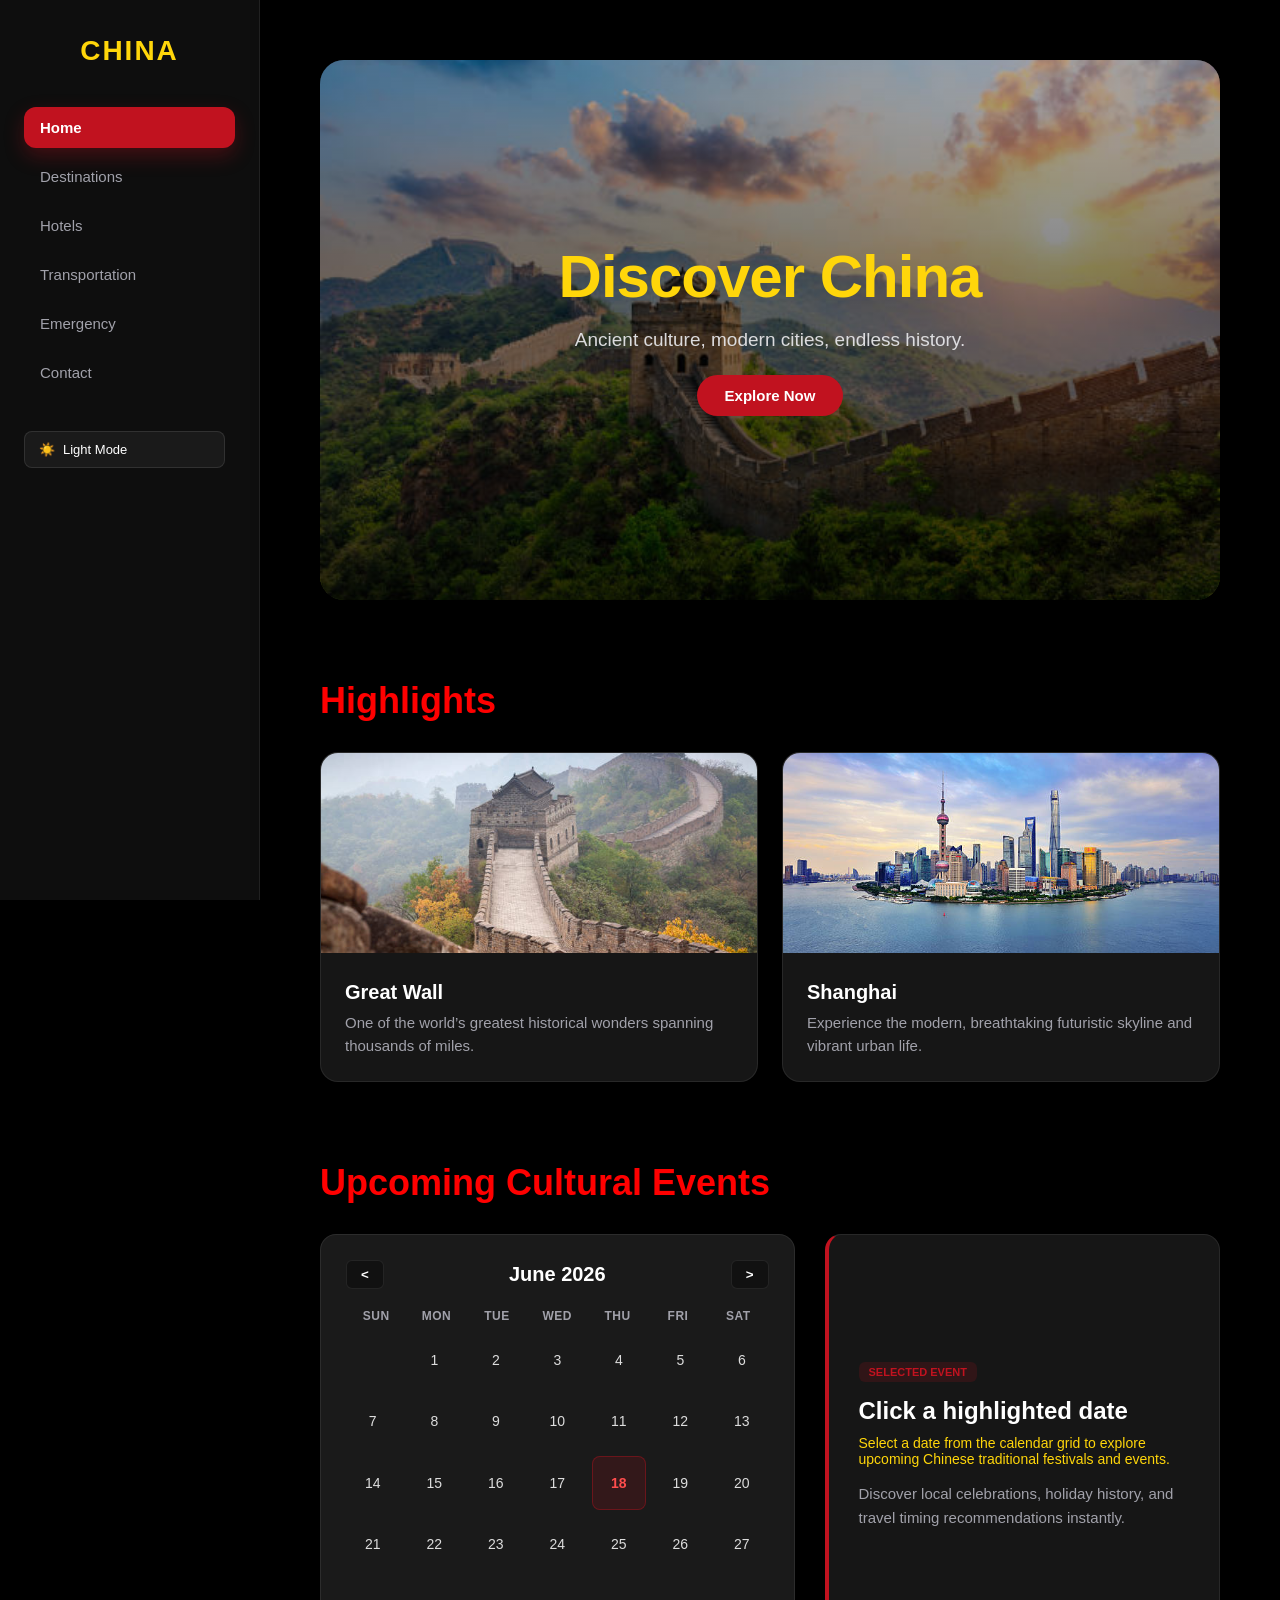
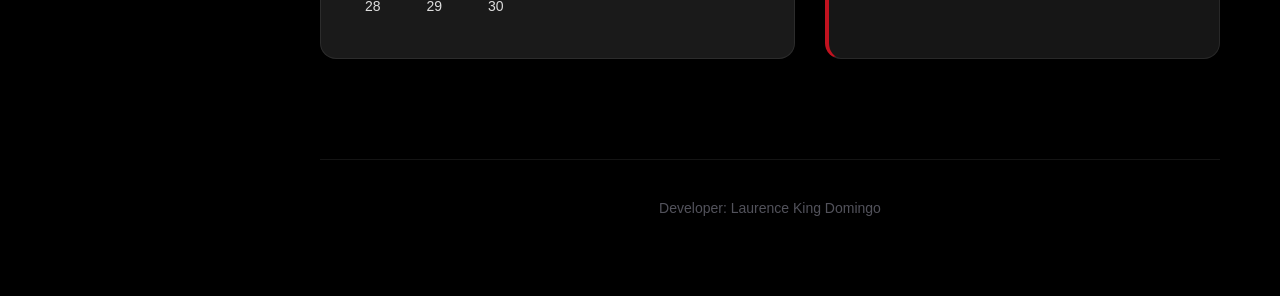
<file: index.html>
<!DOCTYPE html>
<html lang="en">
<head>
    <meta charset="UTF-8">
    <meta name="viewport" content="width=device-width, initial-scale=1.0">
    <title>China Tourism</title>
    <link rel="stylesheet" href="base.css">
    <link rel="stylesheet" href="home.css">
</head>
<body>

<aside class="sidebar">
    <h2 class="logo">CHINA</h2>
    <nav>
        <a href="index.html">Home</a>
        <a href="destinations.html">Destinations</a>
        <a href="hotels.html">Hotels</a>
        <a href="transportation.html">Transportation</a>
        <a href="emergency.html">Emergency</a>
        <a href="contact.html">Contact</a>

        <button id="theme-toggle" class="theme-toggle-btn" aria-label="Toggle Theme">
            <span class="theme-icon">☀️</span> <span class="theme-text">Light Mode</span>
        </button>
    </nav>
</aside>

<main>
    <section class="hero">
        <div class="hero-content">
            <h1>Discover China</h1>
            <p>Ancient culture, modern cities, endless history.</p>
            <a href="destinations.html" class="btn">Explore Now</a>
        </div>
    </section>

    <section class="section">
        <h2 class="section-title">Highlights</h2>

        <div class="card-grid">
            <div class="card">
                <img src="New folder/GreatWall/GreatWall.jpg" alt="Great Wall">
                <div class="card-content">
                    <h3>Great Wall</h3>
                    <p>One of the world’s greatest historical wonders spanning thousands of miles.</p>
                </div>
            </div>

            <div class="card">
                <img src="New folder/Shanghai/cover.jpg" alt="Shanghai Skyline">
                <div class="card-content">
                    <h3>Shanghai</h3>
                    <p>Experience the modern, breathtaking futuristic skyline and vibrant urban life.</p>
                </div>
            </div>
        </div>
    </section>

    <section class="section">
        <h2 class="section-title">Upcoming Cultural Events</h2>
        <div class="calendar-layout">
            
            <div class="calendar-box">
                <div class="calendar-header">
                    <button id="prev-month" class="cal-nav-btn">&lt;</button>
                    <h3 id="calendar-month-year">June 2026</h3>
                    <button id="next-month" class="cal-nav-btn">&gt;</button>
                </div>
                <div class="calendar-weekdays">
                    <div>Sun</div><div>Mon</div><div>Tue</div><div>Wed</div><div>Thu</div><div>Fri</div><div>Sat</div>
                </div>
                <div id="calendar-days" class="calendar-days-grid">
                    </div>
            </div>

            <div class="event-details-card">
                <div class="event-badge">Selected Event</div>
                <h3 id="event-title">Click a highlighted date</h3>
                <p id="event-date-text" class="event-meta-date">Select a date from the calendar grid to explore upcoming Chinese traditional festivals and events.</p>
                <p id="event-description">Discover local celebrations, holiday history, and travel timing recommendations instantly.</p>
            </div>

        </div>
    </section>

    <footer>Developer: Laurence King Domingo</footer>
</main>

<script src="script.js"></script>
</body>
</html>
</file>
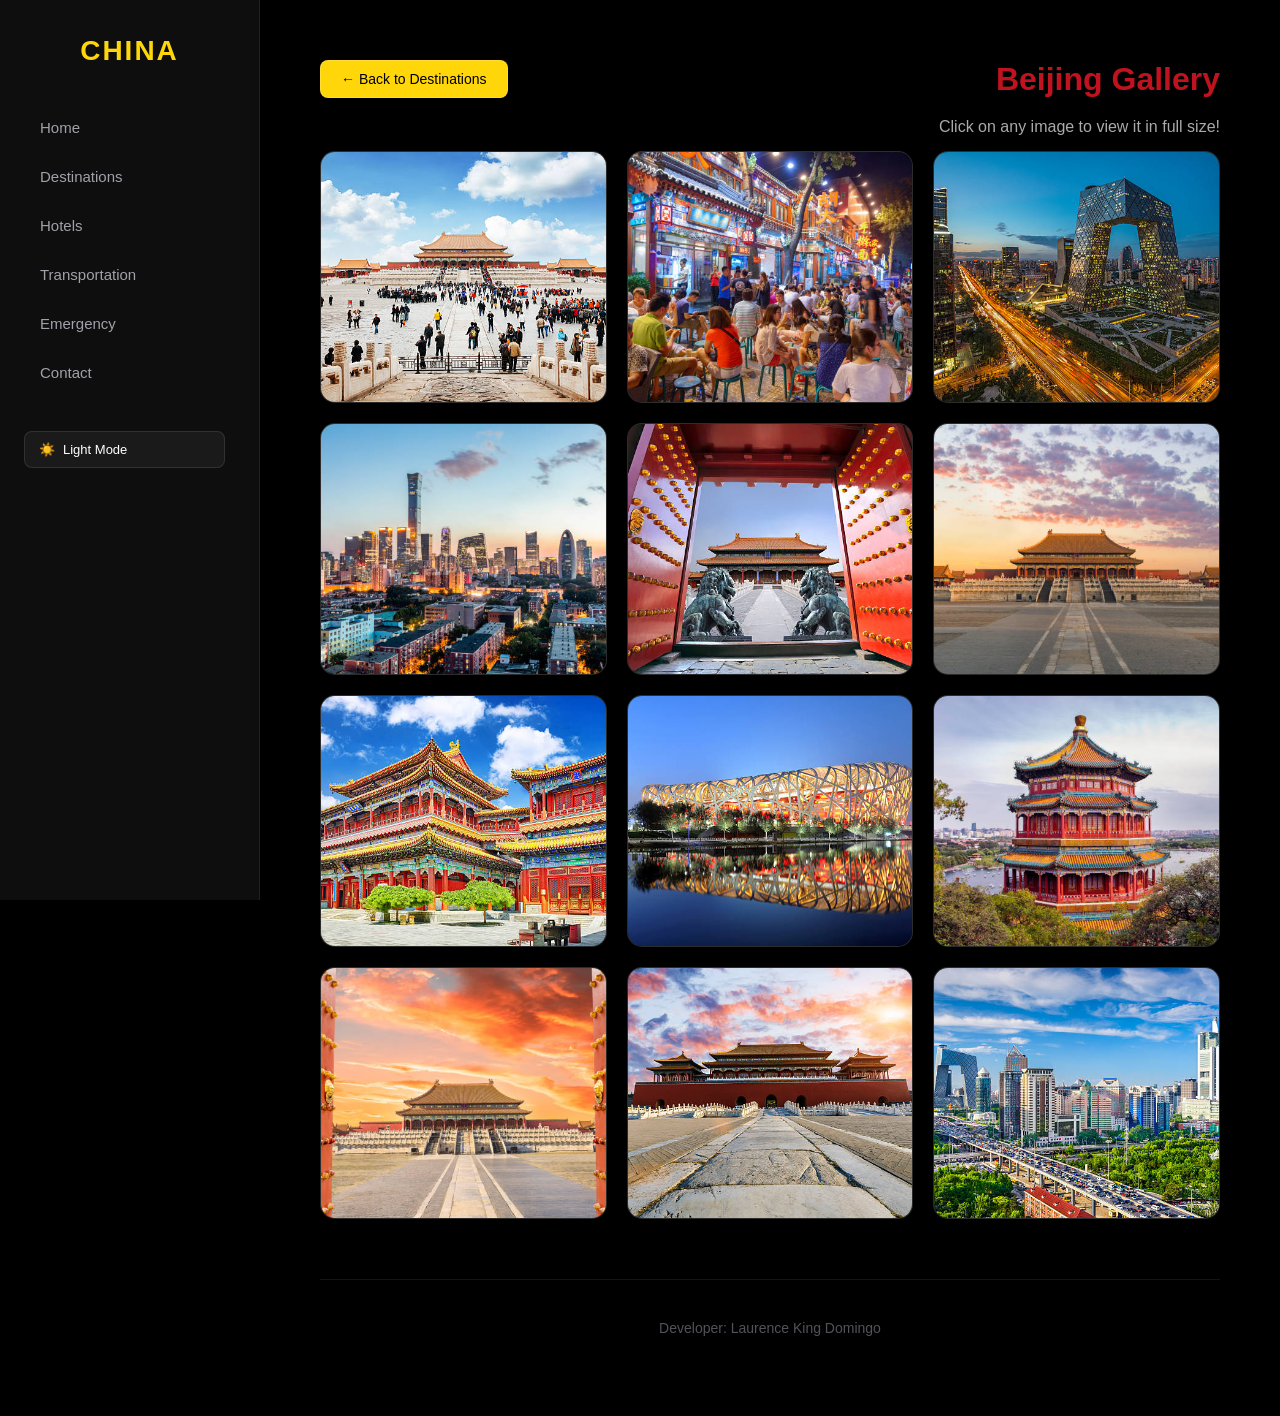
<file: beijing.html>
<!DOCTYPE html>
<html lang="en">
<head>
    <meta charset="UTF-8">
    <meta name="viewport" content="width=device-width, initial-scale=1.0">
    <title>Beijing</title>
    <link rel="stylesheet" href="base.css">
    <link rel="stylesheet" href="gallery.css">
</head>
<body>

<aside class="sidebar">
    <h2 class="logo">CHINA</h2>
    <nav>
        <a href="index.html">Home</a>
        <a class="active" href="destinations.html">Destinations</a>
        <a href="hotels.html">Hotels</a>
        <a href="transportation.html">Transportation</a>
        <a href="emergency.html">Emergency</a>
        <a href="contact.html">Contact</a>

        <button id="theme-toggle" class="theme-toggle-btn" aria-label="Toggle Theme">
            <span class="theme-icon">☀️</span> <span class="theme-text">Light Mode</span>
        </button>
    </nav>
</aside>

<main>

    <div class="gallery-header">
        <a href="destinations.html" class="back-btn">← Back to Destinations</a>
        <h2 class="gallery-title">Beijing Gallery</h2>
    </div>

    <p style="text-align: right; color: #aaa; margin-bottom: 15px; font-size: 16px;">Click on any image to view it in full size!</p>

    <div class="card-grid">
        <div class="card"><img src="New folder/Beijing/1st.jpg" alt="Beijing 1"></div>
        <div class="card"><img src="New folder/Beijing/2nd.jpg" alt="Beijing 2"></div>
        <div class="card"><img src="New folder/Beijing/3rd.jpg" alt="Beijing 3"></div>
        <div class="card"><img src="New folder/Beijing/4th.jpg" alt="Beijing 4"></div>
        <div class="card"><img src="New folder/Beijing/5th.jpg" alt="Beijing 5"></div>
        <div class="card"><img src="New folder/Beijing/6th.jpg" alt="Beijing 6"></div>
        <div class="card"><img src="New folder/Beijing/7th.jpg" alt="Beijing 7"></div>
        <div class="card"><img src="New folder/Beijing/8th.jpg" alt="Beijing 8"></div>
        <div class="card"><img src="New folder/Beijing/9th.jpg" alt="Beijing 9"></div>
        <div class="card"><img src="New folder/Beijing/10th.jpg" alt="Beijing 10"></div>
        <div class="card"><img src="New folder/Beijing/11th.jpg" alt="Beijing 11"></div>
        <div class="card"><img src="New folder/Beijing/12th.jpg" alt="Beijing 12"></div>
    </div>

    <footer>Developer: Laurence King Domingo</footer>
</main>

<script src="script.js"></script>
</body>
</html>
</file>
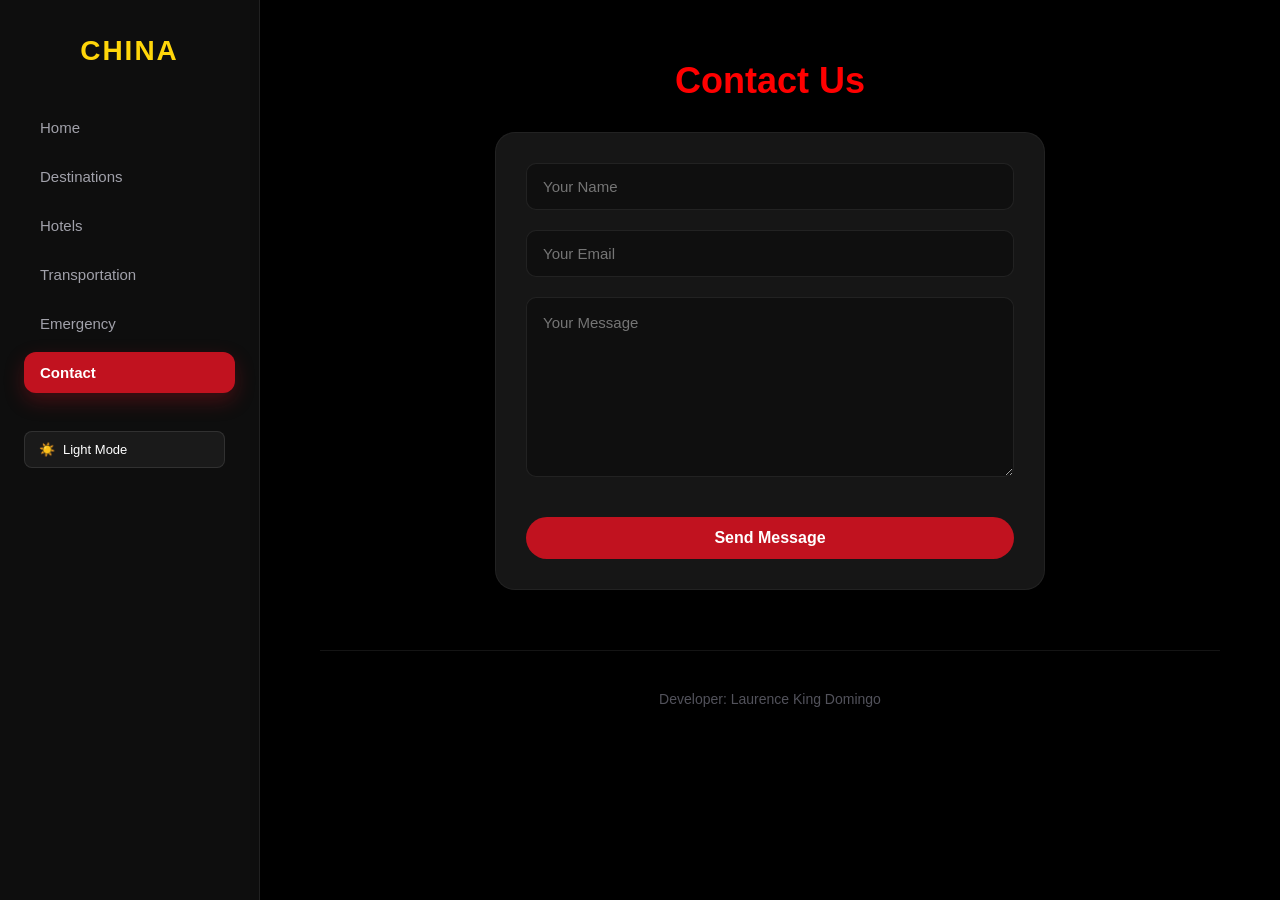
<file: contact.html>
<!DOCTYPE html>
<html lang="en">
<head>
    <meta charset="UTF-8">
    <meta name="viewport" content="width=device-width, initial-scale=1.0">
    <title>Contact Us</title>
    <link rel="stylesheet" href="base.css">
    <link rel="stylesheet" href="contact.css">
</head>
<body>

<aside class="sidebar">
    <h2 class="logo">CHINA</h2>
    <nav>
        <a href="index.html">Home</a>
        <a href="destinations.html">Destinations</a>
        <a href="hotels.html">Hotels</a>
        <a href="transportation.html">Transportation</a>
        <a href="emergency.html">Emergency</a>
        <a href="contact.html">Contact</a>

        <button id="theme-toggle" class="theme-toggle-btn" aria-label="Toggle Theme">
            <span class="theme-icon">☀️</span> <span class="theme-text">Light Mode</span>
        </button>
    </nav>
</aside>

<main>
    <h2 class="section-title" style="text-align: center;">Contact Us</h2>

    <section class="contact-section">
        <form class="contact-form">
            <input type="text" placeholder="Your Name" required>
            <input type="email" placeholder="Your Email" required>
            <textarea placeholder="Your Message" rows="5" required></textarea>
            <button type="submit" class="btn">Send Message</button>
        </form>

        <div id="custom-alert-overlay" class="alert-overlay">
            <div class="custom-alert-box">
                <div class="success-icon">&#10004;</div>
                <h3>Thank you!</h3>
                <p>Your message has been sent successfully.</p>
                <button type="button" id="close-alert-btn" class="btn">OK</button>
            </div>
        </div>
    </section>
    <footer>Developer: Laurence King Domingo</footer>
</main>

<script src="script.js"></script>
</body>
</html>
</file>
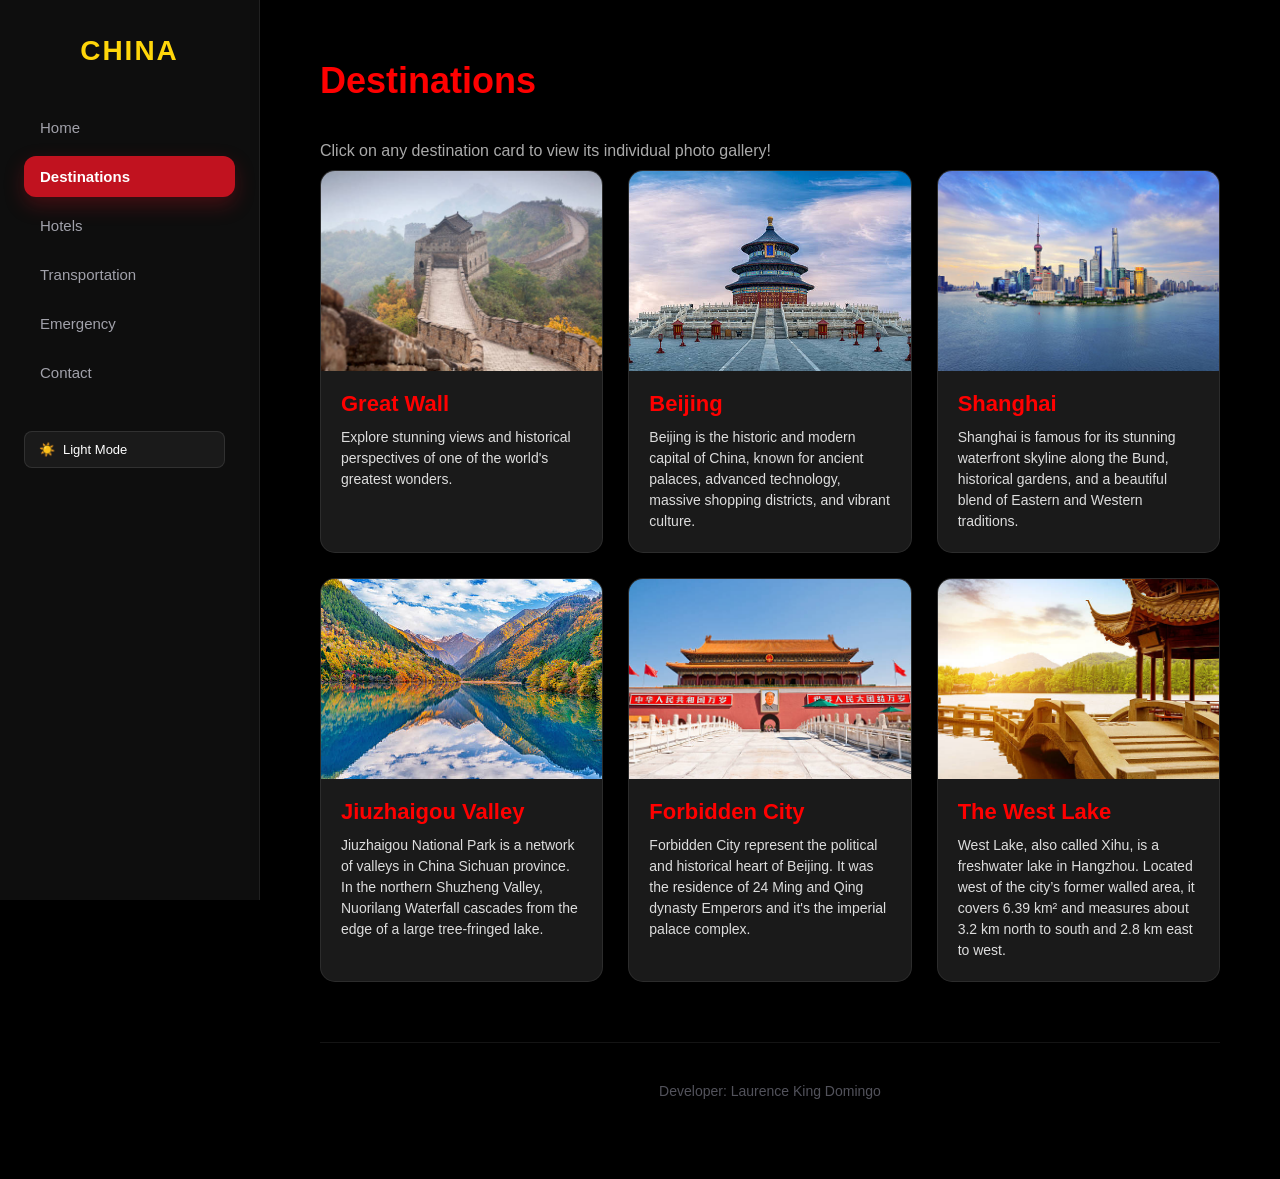
<file: destinations.html>
<!DOCTYPE html>
<html lang="en">
<head>
    <meta charset="UTF-8">
    <title>Destinations</title>
    <meta name="viewport" content="width=device-width, initial-scale=1.0">
    <link rel="stylesheet" href="base.css">
    <link rel="stylesheet" href="destinations.css">
</head>
<body>

<aside class="sidebar">
    <h2 class="logo">CHINA</h2>
    <nav>
        <a href="index.html">Home</a>
        <a class="active" href="destinations.html">Destinations</a>
        <a href="hotels.html">Hotels</a>
        <a href="transportation.html">Transportation</a>
        <a href="emergency.html">Emergency</a>
        <a href="contact.html">Contact</a>

        <button id="theme-toggle" class="theme-toggle-btn" aria-label="Toggle Theme">
            <span class="theme-icon">☀️</span> <span class="theme-text">Light Mode</span>
        </button>
    </nav>
</aside>

<main>
    <h2 class="section-title">Destinations</h2>
    <p style="text-align: left; color: #aaa; margin-bottom: 10px; font-size: 16px;">Click on any destination card to view its individual photo gallery!</p>

    <div class="card-grid">

        <a href="greatwall.html" class="card-link">
            <div class="card">
                <img src="New folder/GreatWall/GreatWall.jpg" alt="Great Wall">
                <div class="card-content">
                    <h3>Great Wall</h3>
                    <p>Explore stunning views and historical perspectives of one of the world's greatest wonders.</p>
                </div>
            </div>
        </a>

        <a href="beijing.html" class="card-link">
            <div class="card">
                <img src="New folder/Beijing/beijing.jpg" alt="Beijing">
                <div class="card-content">
                    <h3>Beijing</h3>
                    <p>Beijing is the historic and modern capital of China, known for ancient palaces, advanced technology, massive shopping districts, and vibrant culture.</p>
                </div>
            </div>
        </a>

        <a href="shanghai.html" class="card-link">
            <div class="card">
                <img src="New folder/Shanghai/cover.jpg" alt="Shanghai">
                <div class="card-content">
                    <h3>Shanghai</h3>
                    <p>Shanghai is famous for its stunning waterfront skyline along the Bund, historical gardens, and a beautiful blend of Eastern and Western traditions.</p>
                </div>
            </div>
        </a>

        <a href="jiuzhaigou.html" class="card-link">
            <div class="card">
                <img src="New folder/JiuZhaigouValley/cover.jpg" alt="Jiuzhaigou Valley">
                <div class="card-content">
                    <h3>Jiuzhaigou Valley</h3>
                    <p>Jiuzhaigou National Park is a network of valleys in China Sichuan province. In the northern Shuzheng Valley, Nuorilang Waterfall cascades from the edge of a large tree-fringed lake.</p>
                </div>
            </div>
        </a>

        <a href="forbiddencity.html" class="card-link">
            <div class="card">
                <img src="New folder/ForbiddenCity/cover.jpg" alt="Forbidden City">
                <div class="card-content">
                    <h3>Forbidden City</h3>
                    <p>Forbidden City represent the political and historical heart of Beijing. It was the residence of 24 Ming and Qing dynasty Emperors and it's the imperial palace complex.</p>
                </div>
            </div>
        </a>

        <a href="westlake.html" class="card-link">
            <div class="card">
                <img src="New folder/The West Lake/Cover.jpg" alt="The West Lake">
                <div class="card-content">
                    <h3>The West Lake</h3>
                    <p>West Lake, also called Xihu, is a freshwater lake in Hangzhou. Located west of the city’s former walled area, it covers 6.39 km² and measures about 3.2 km north to south and 2.8 km east to west.</p>
                </div>
            </div>
        </a>




        

    </div>
    <footer>Developer: Laurence King Domingo</footer>
</main>

<script src="script.js"></script>
</body>
</html>
</file>
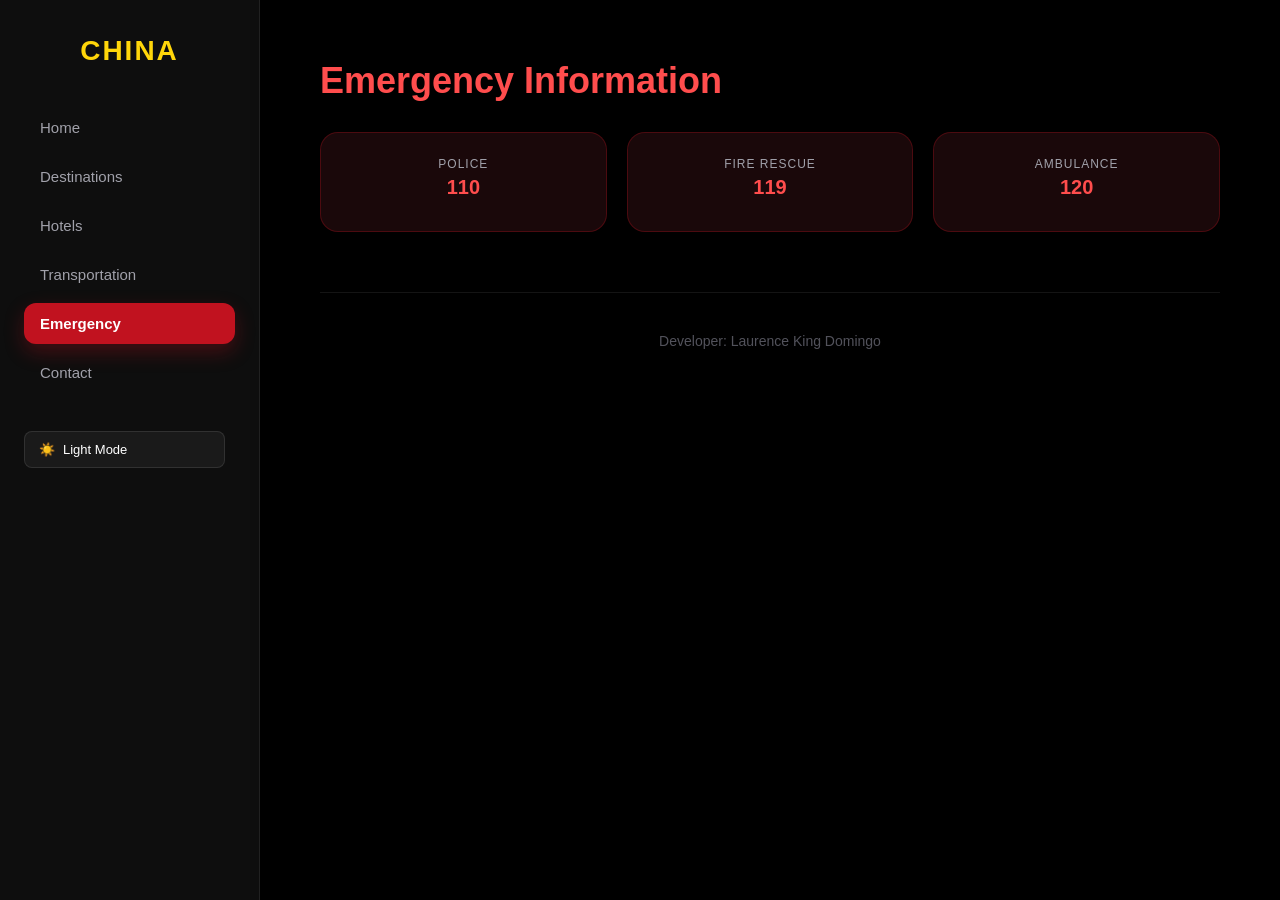
<file: emergency.html>
<!DOCTYPE html>
<html lang="en">
<head>
    <meta charset="UTF-8">
    <meta name="viewport" content="width=device-width, initial-scale=1.0">
    <title>Emergency</title>
    <link rel="stylesheet" href="base.css">
    <link rel="stylesheet" href="emergency.css">
</head>
<body>

<aside class="sidebar">
    <h2 class="logo">CHINA</h2>
    <nav>
        <a href="index.html">Home</a>
        <a href="destinations.html">Destinations</a>
        <a href="hotels.html">Hotels</a>
        <a href="transportation.html">Transportation</a>
        <a href="emergency.html">Emergency</a>
        <a href="contact.html">Contact</a>

        <button id="theme-toggle" class="theme-toggle-btn" aria-label="Toggle Theme">
            <span class="theme-icon">☀️</span> <span class="theme-text">Light Mode</span>
        </button>
    </nav>
</aside>

<main>
    <h2 class="section-title text-danger">Emergency Information</h2>

    <div class="emergency-grid">
        <div class="card emergency-card">
            <div class="card-content">
                <span class="emergency-label">Police</span>
                <h3 class="emergency-number">110</h3>
            </div>
        </div>
        <div class="card emergency-card">
            <div class="card-content">
                <span class="emergency-label">Fire Rescue</span>
                <h3 class="emergency-number">119</h3>
            </div>
        </div>
        <div class="card emergency-card">
            <div class="card-content">
                <span class="emergency-label">Ambulance</span>
                <h3 class="emergency-number">120</h3>
            </div>
        </div>
    </div>
    <footer>Developer: Laurence King Domingo</footer>
</main>

<script src="script.js"></script>
</body>
</html>
</file>
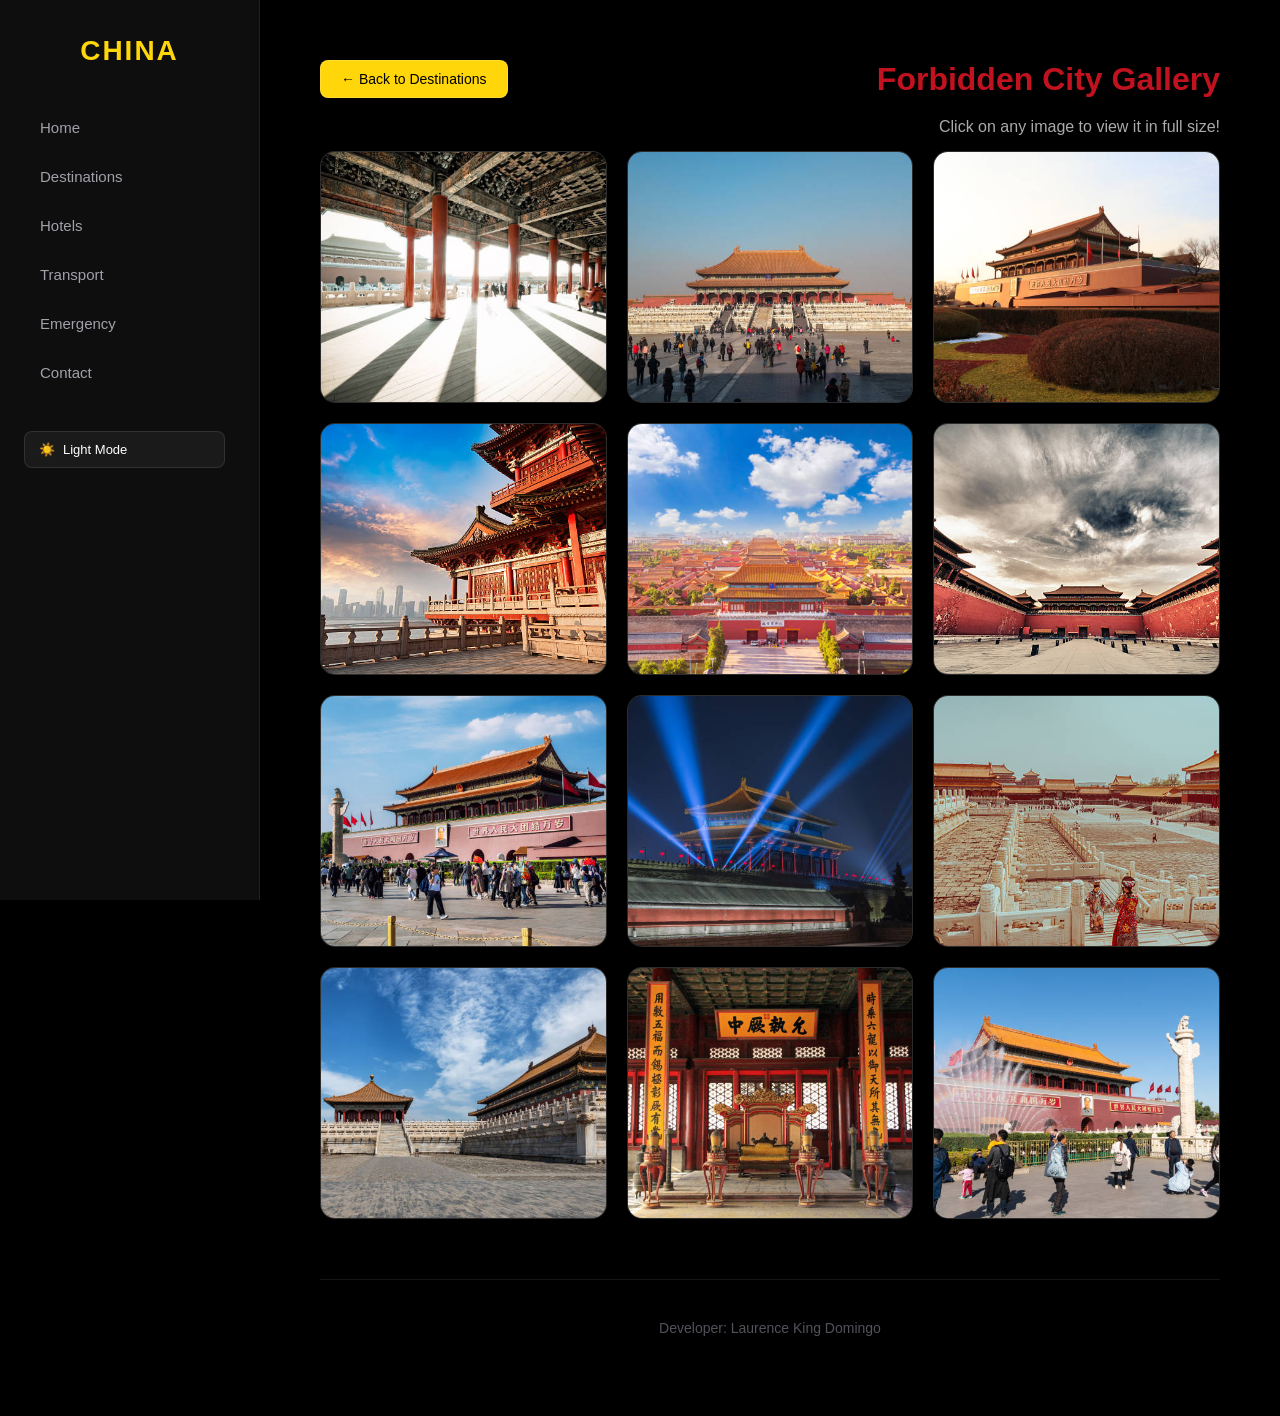
<file: forbiddencity.html>
<!DOCTYPE html>
<html lang="en">
<head>
    <meta charset="UTF-8">
    <meta name="viewport" content="width=device-width, initial-scale=1.0">
    <title>Beijing</title>
    <link rel="stylesheet" href="base.css">
    <link rel="stylesheet" href="gallery.css">
</head>
<body>

<aside class="sidebar">
    <h2 class="logo">CHINA</h2>
    <nav>
        <a href="index.html">Home</a>
        <a class="active" href="destinations.html">Destinations</a>
        <a href="hotels.html">Hotels</a>
        <a href="transportation.html">Transport</a>
        <a href="emergency.html">Emergency</a>
        <a href="contact.html">Contact</a>

        <button id="theme-toggle" class="theme-toggle-btn" aria-label="Toggle Theme">
            <span class="theme-icon">☀️</span> <span class="theme-text">Light Mode</span>
        </button>
    </nav>
</aside>

<main>

    <div class="gallery-header">
        <a href="destinations.html" class="back-btn">← Back to Destinations</a>
        <h2 class="gallery-title">Forbidden City Gallery</h2>
    </div>

    <p style="text-align: right; color: #aaa; margin-bottom: 15px; font-size: 16px;">Click on any image to view it in full size!</p>

    <div class="card-grid">
        <div class="card"><img src="New folder/ForbiddenCity/1st.jpg" alt="Forbidden City 1"></div>
        <div class="card"><img src="New folder/ForbiddenCity/2nd.jpg" alt="Forbidden City 2"></div>
        <div class="card"><img src="New folder/ForbiddenCity/3rd.jpg" alt="Forbidden City 3"></div>
        <div class="card"><img src="New folder/ForbiddenCity/4th.jpg" alt="Forbidden City 4"></div>
        <div class="card"><img src="New folder/ForbiddenCity/5th.jpg" alt="Forbidden City 5"></div>
        <div class="card"><img src="New folder/ForbiddenCity/6th.jpg" alt="Forbidden City 6"></div>
        <div class="card"><img src="New folder/ForbiddenCity/7th.jpg" alt="Forbidden City 7"></div>
        <div class="card"><img src="New folder/ForbiddenCity/8th.jpg" alt="Forbidden City 8"></div>
        <div class="card"><img src="New folder/ForbiddenCity/9th.jpg" alt="Forbidden City 9"></div>
        <div class="card"><img src="New folder/ForbiddenCity/10th.jpg" alt="Forbidden City 10"></div>
        <div class="card"><img src="New folder/ForbiddenCity/11th.jpg" alt="Forbidden City 11"></div>
        <div class="card"><img src="New folder/ForbiddenCity/12th.jpg" alt="Forbidden City 12"></div>
    </div>

    <footer>Developer: Laurence King Domingo</footer>
</main>

<script src="script.js"></script>
</body>
</html>
</file>
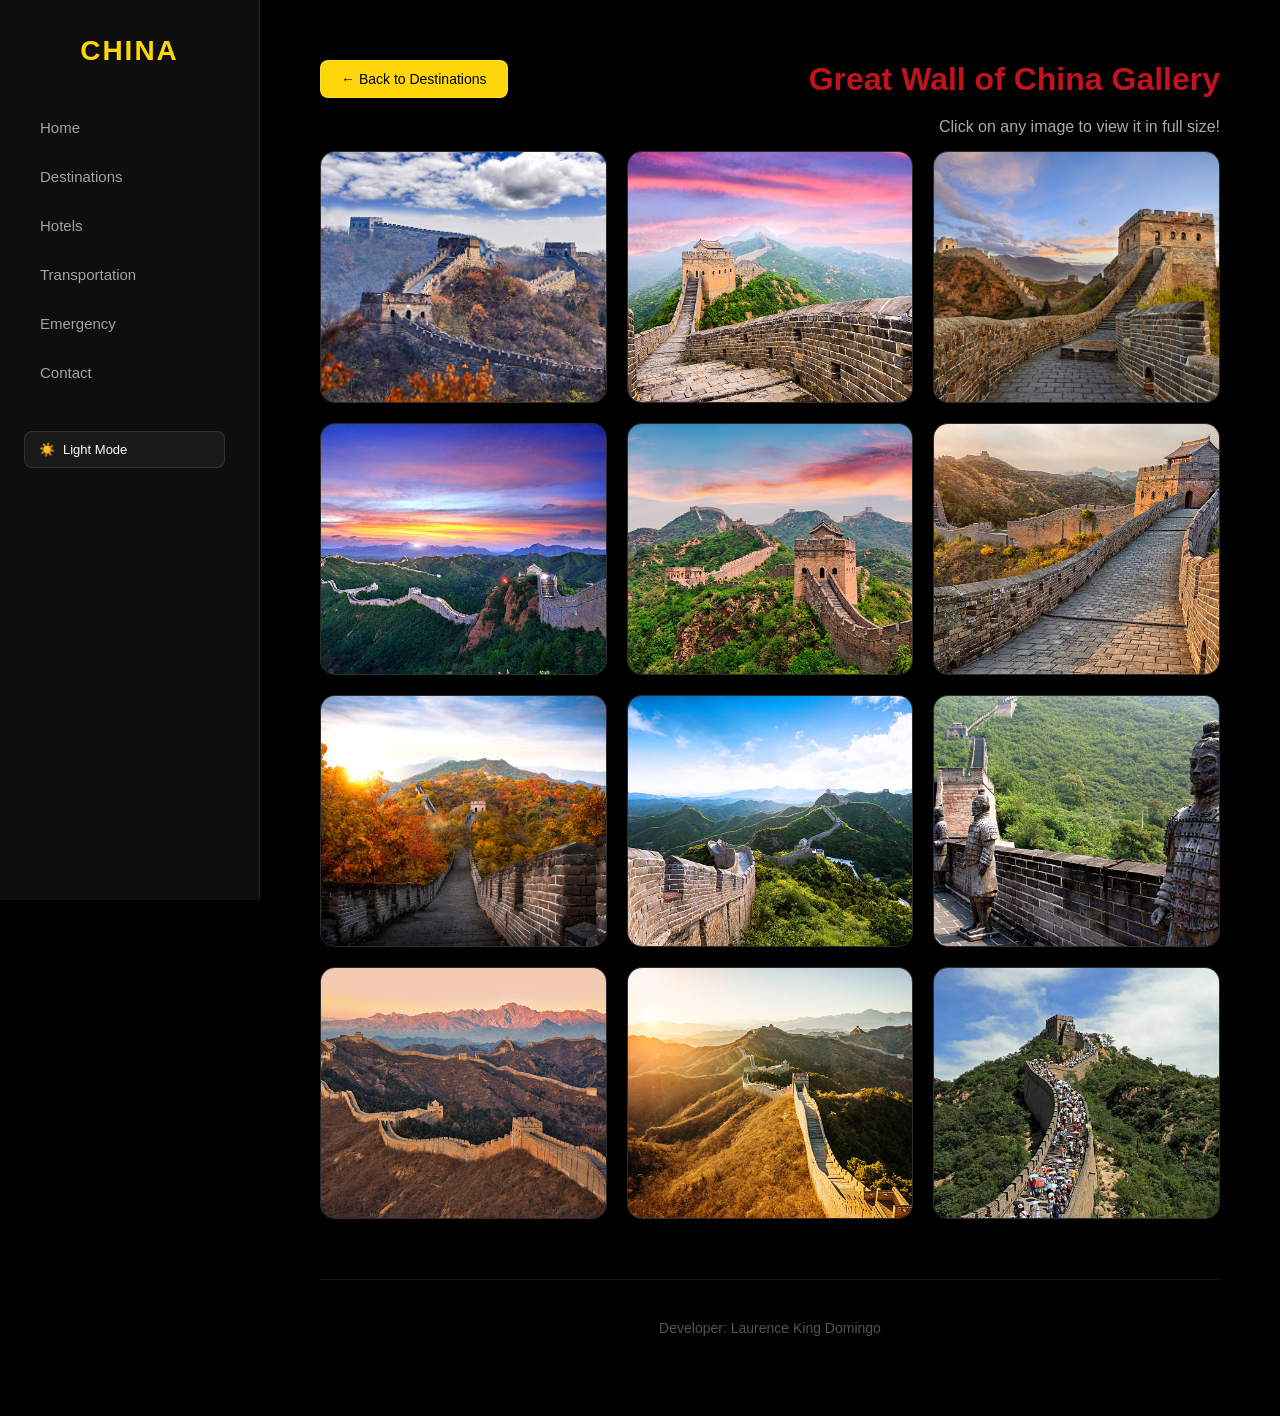
<file: greatwall.html>
<!DOCTYPE html>
<html lang="en">
<head>
    <meta charset="UTF-8">
    <meta name="viewport" content="width=device-width, initial-scale=1.0">
    <title>Great Wall Gallery</title>
    <link rel="stylesheet" href="base.css">
    <link rel="stylesheet" href="gallery.css">
</head>
<body>

<aside class="sidebar">
    <h2 class="logo">CHINA</h2>
    <nav>
        <a href="index.html">Home</a>
        <a class="active" href="destinations.html">Destinations</a>
        <a href="hotels.html">Hotels</a>
        <a href="transportation.html">Transportation</a>
        <a href="emergency.html">Emergency</a>
        <a href="contact.html">Contact</a>

        <button id="theme-toggle" class="theme-toggle-btn" aria-label="Toggle Theme">
            <span class="theme-icon">☀️</span> <span class="theme-text">Light Mode</span>
        </button>
    </nav>
</aside>

<main>

    <div class="gallery-header">
        <a href="destinations.html" class="back-btn">← Back to Destinations</a>
        <h2 class="gallery-title">Great Wall of China Gallery</h2>
    </div>

    <p style="text-align: right; color: #aaa; margin-bottom: 15px; font-size: 16px;">Click on any image to view it in full size!</p>

    <div class="card-grid">
        <div class="card"><img src="New folder/GreatWall/1st.jpg" alt="Great Wall 1"></div>
        <div class="card"><img src="New folder/GreatWall/2nd.jpg" alt="Great Wall 2"></div>
        <div class="card"><img src="New folder/GreatWall/3rd.jpg" alt="Great Wall 3"></div>
        <div class="card"><img src="New folder/GreatWall/4th.jpg" alt="Great Wall 4"></div>
        <div class="card"><img src="New folder/GreatWall/5th.jpg" alt="Great Wall 5"></div>
        <div class="card"><img src="New folder/GreatWall/6th.jpg" alt="Great Wall 6"></div>
        <div class="card"><img src="New folder/GreatWall/7th.jpg" alt="Great Wall 7"></div>
        <div class="card"><img src="New folder/GreatWall/8th.jpg" alt="Great Wall 8"></div>
        <div class="card"><img src="New folder/GreatWall/9th.jpg" alt="Great Wall 9"></div>
        <div class="card"><img src="New folder/GreatWall/10th.jpg" alt="Great Wall 10"></div>
        <div class="card"><img src="New folder/GreatWall/11th.jpg" alt="Great Wall 11"></div>
        <div class="card"><img src="New folder/GreatWall/12th.jpg" alt="Great Wall 12"></div>

    </div>

    <footer>Developer: Laurence King Domingo</footer>
</main>

<script src="script.js"></script>
</body>
</html>
</file>
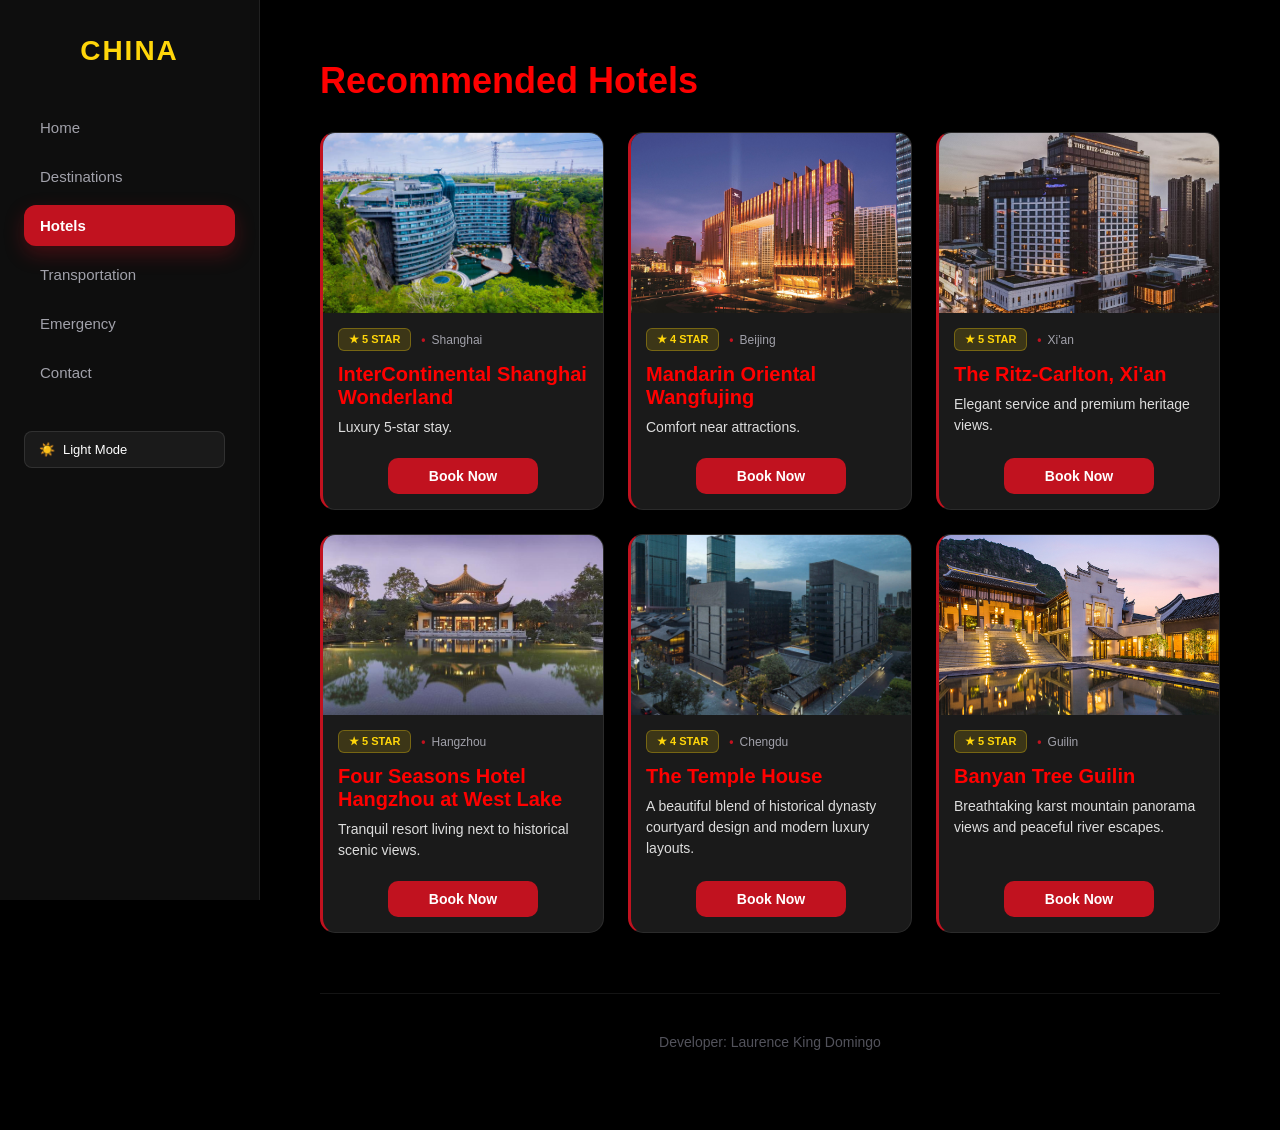
<file: hotels.html>
<!DOCTYPE html>
<html lang="en">
<head>
    <meta charset="UTF-8">
    <meta name="viewport" content="width=device-width, initial-scale=1.0">
    <title>Hotels</title>
    <link rel="stylesheet" href="base.css">
    <link rel="stylesheet" href="hotels.css">
</head>
<body>

<aside class="sidebar">
    <h2 class="logo">CHINA</h2>
    <nav>
        <a href="index.html">Home</a>
        <a href="destinations.html">Destinations</a>
        <a class="active" href="hotels.html">Hotels</a>
        <a href="transportation.html">Transportation</a>
        <a href="emergency.html">Emergency</a>
        <a href="contact.html">Contact</a>

        <button id="theme-toggle" class="theme-toggle-btn" aria-label="Toggle Theme">
            <span class="theme-icon">☀️</span> <span class="theme-text">Light Mode</span>
        </button>
    </nav>
</aside>

<main>
    <h2 class="section-title">Recommended Hotels</h2>

    <div class="card-grid">

        <div class="card">
            <img src="New folder/hotel/shanghai.jpg" alt="Shanghai Hotel">
            <div class="card-content">
                <div class="rating-container">
                    <span class="hotel-rating star-5">★ 5 Star</span>
                    <span class="hotel-location">Shanghai</span>
                </div>
                <h3>InterContinental Shanghai Wonderland</h3>
                <p>Luxury 5-star stay.</p>
                <button class="hotel-btn" data-target="InterContinental Shanghai Wonderland" data-price="1800">Book Now</button>
            </div>
        </div>

        <div class="card">
            <img src="New folder/hotel/beijinghotel.jpg" alt="Mandarin Oriental Wangfujing">
            <div class="card-content">
                <div class="rating-container">
                    <span class="hotel-rating star-4">★ 4 Star</span>
                    <span class="hotel-location">Beijing</span>
                </div>
                <h3>Mandarin Oriental Wangfujing</h3>
                <p>Comfort near attractions.</p>
                <button class="hotel-btn" data-target="Mandarin Oriental Wangfujing" data-price="1400">Book Now</button>
            </div>
        </div>

        <div class="card">
            <img src="New folder/hotel/ritzcarlton.jpg" alt="The Ritz-Carlton, Xi'an">
            <div class="card-content">
                <div class="rating-container">
                    <span class="hotel-rating star-5">★ 5 Star</span>
                    <span class="hotel-location">Xi'an</span>
                </div>
                <h3>The Ritz-Carlton, Xi'an</h3>
                <p>Elegant service and premium heritage views.</p>
                <button class="hotel-btn" data-target="The Ritz-Carlton, Xi'an" data-price="1600">Book Now</button>
            </div>
        </div>

        <div class="card">
            <img src="New folder/hotel/fourseason.jpg" alt="Four Seasons Hotel Hangzhou at West Lake">
            <div class="card-content">
                <div class="rating-container">
                    <span class="hotel-rating star-5">★ 5 Star</span>
                    <span class="hotel-location">Hangzhou</span>
                </div>
                <h3>Four Seasons Hotel Hangzhou at West Lake</h3>
                <p>Tranquil resort living next to historical scenic views.</p>
                <button class="hotel-btn" data-target="Four Seasons Hotel Hangzhou at West Lake" data-price="2200">Book Now</button>
            </div>
        </div>

        <div class="card">
            <img src="New folder/hotel/templehouse.jpg" alt="The Temple House">
            <div class="card-content">
                <div class="rating-container">
                    <span class="hotel-rating star-4">★ 4 Star</span>
                    <span class="hotel-location">Chengdu</span>
                </div>
                <h3>The Temple House</h3>
                <p>A beautiful blend of historical dynasty courtyard design and modern luxury layouts.</p>
                <button class="hotel-btn" data-target="The Temple House" data-price="1500">Book Now</button>
            </div>
        </div>

        <div class="card">
            <img src="New folder/hotel/banyantree.jpg" alt="Banyan Tree Guilin">
            <div class="card-content">
                <div class="rating-container">
                    <span class="hotel-rating star-5">★ 5 Star</span>
                    <span class="hotel-location">Guilin</span>
                </div>
                <h3>Banyan Tree Guilin</h3>
                <p>Breathtaking karst mountain panorama views and peaceful river escapes.</p>
                <button class="hotel-btn" data-target="Banyan Tree Guilin" data-price="1300">Book Now</button>
            </div>
        </div>

    </div>

    <div id="booking-container" class="booking-section">
        <div class="booking-box">
            <button id="close-booking" class="close-btn">&times;</button>
            
            <div class="booking-title-row">
                <div class="hotel-icon-box">🛎️</div>
                <div>
                    <h4 id="selected-hotel-name">Hotel Booking Panel</h4>
                    <p style="color: #aaa; font-size: 13px; margin: 5px 0 0 0;">Secure your dynamic reservation itinerary instantly.</p>
                </div>
            </div>

            <form id="hotel-inquiry-form" class="popup-booking-form">
                <div class="form-grid">
                    <div class="form-group">
                        <label>Full Name</label>
                        <input type="text" id="guest-name" placeholder="John Doe" required>
                    </div>
                    <div class="form-group">
                        <label>Gmail Address</label>
                        <input type="email" id="guest-email" placeholder="username@gmail.com" required>
                    </div>
                    <div class="form-group">
                        <label>Room Suite Type</label>
                        <select id="room-type" required style="background: #111; border: 1px solid rgba(255,255,255,0.08); border-radius: 8px; padding: 12px; color: white; font-family: inherit;">
                            <option value="1">Standard Deluxe Room (Base Price)</option>
                            <option value="1.5">Executive Premium Suite (+50%)</option>
                            <option value="2.5">Presidential Imperial Luxury (+150%)</option>
                        </select>
                    </div>
                    <div class="form-group">
                        <label>Number of Rooms</label>
                        <input type="number" id="room-count" min="1" max="5" value="1" required>
                    </div>
                    <div class="form-group">
                        <label>Pax (Total Guests)</label>
                        <input type="number" id="pax-count" min="1" max="20" value="1" required>
                        <small style="color: #a1a1aa; font-size: 11px; margin-top: 5px; font-weight: 500; display: block;">* Maximum 4 guests per room</small>
                    </div>
                    <div class="form-group">
                        <label>Check-In Date</label>
                        <input type="date" id="check-in" required>
                    </div>
                    <div class="form-group">
                        <label>Check-Out Date</label>
                        <input type="date" id="check-out" required>
                    </div>
                </div>

                <div class="price-summary-box">
                    <div class="price-row"><span>Base Rate per Night:</span><span id="display-base-rate">¥0</span></div>
                    <div class="price-row"><span>Total Nights:</span><span id="display-nights">0 nights</span></div>
                    <div class="price-row"><span>Rooms Selected:</span><span id="display-rooms">1 room</span></div>
                    <div class="price-row total-row"><span>Estimated Total Price:</span><span id="display-total-cost">¥0</span></div>
                </div>

                <button type="submit" class="submit-booking-btn">Confirm Reservation</button>
            </form>
        </div>
    </div>
    
    <div id="custom-alert-modal" class="alert-modal success-modal">
        <div class="alert-modal-content">
            <div class="alert-success-icon">✓</div>
            <h3>Booking Complete!</h3>
            <p id="alert-modal-message">Your reservation has been successfully confirmed.</p>
            <button id="close-alert-modal" class="alert-modal-btn">Great, Thanks!</button>
        </div>
    </div>

    <div id="custom-error-modal" class="alert-modal error-modal">
        <div class="alert-modal-content">
            <div class="alert-error-icon">✕</div>
            <h3>Booking Error</h3>
            <p id="error-modal-message">Maximum capacity limit exceeded.</p>
            <button id="close-error-modal" class="alert-modal-btn">Go Back</button>
        </div>
    </div>

    <footer>Developer: Laurence King Domingo</footer>

</main>

<script src="script.js"></script>
</body>
</html>
</file>
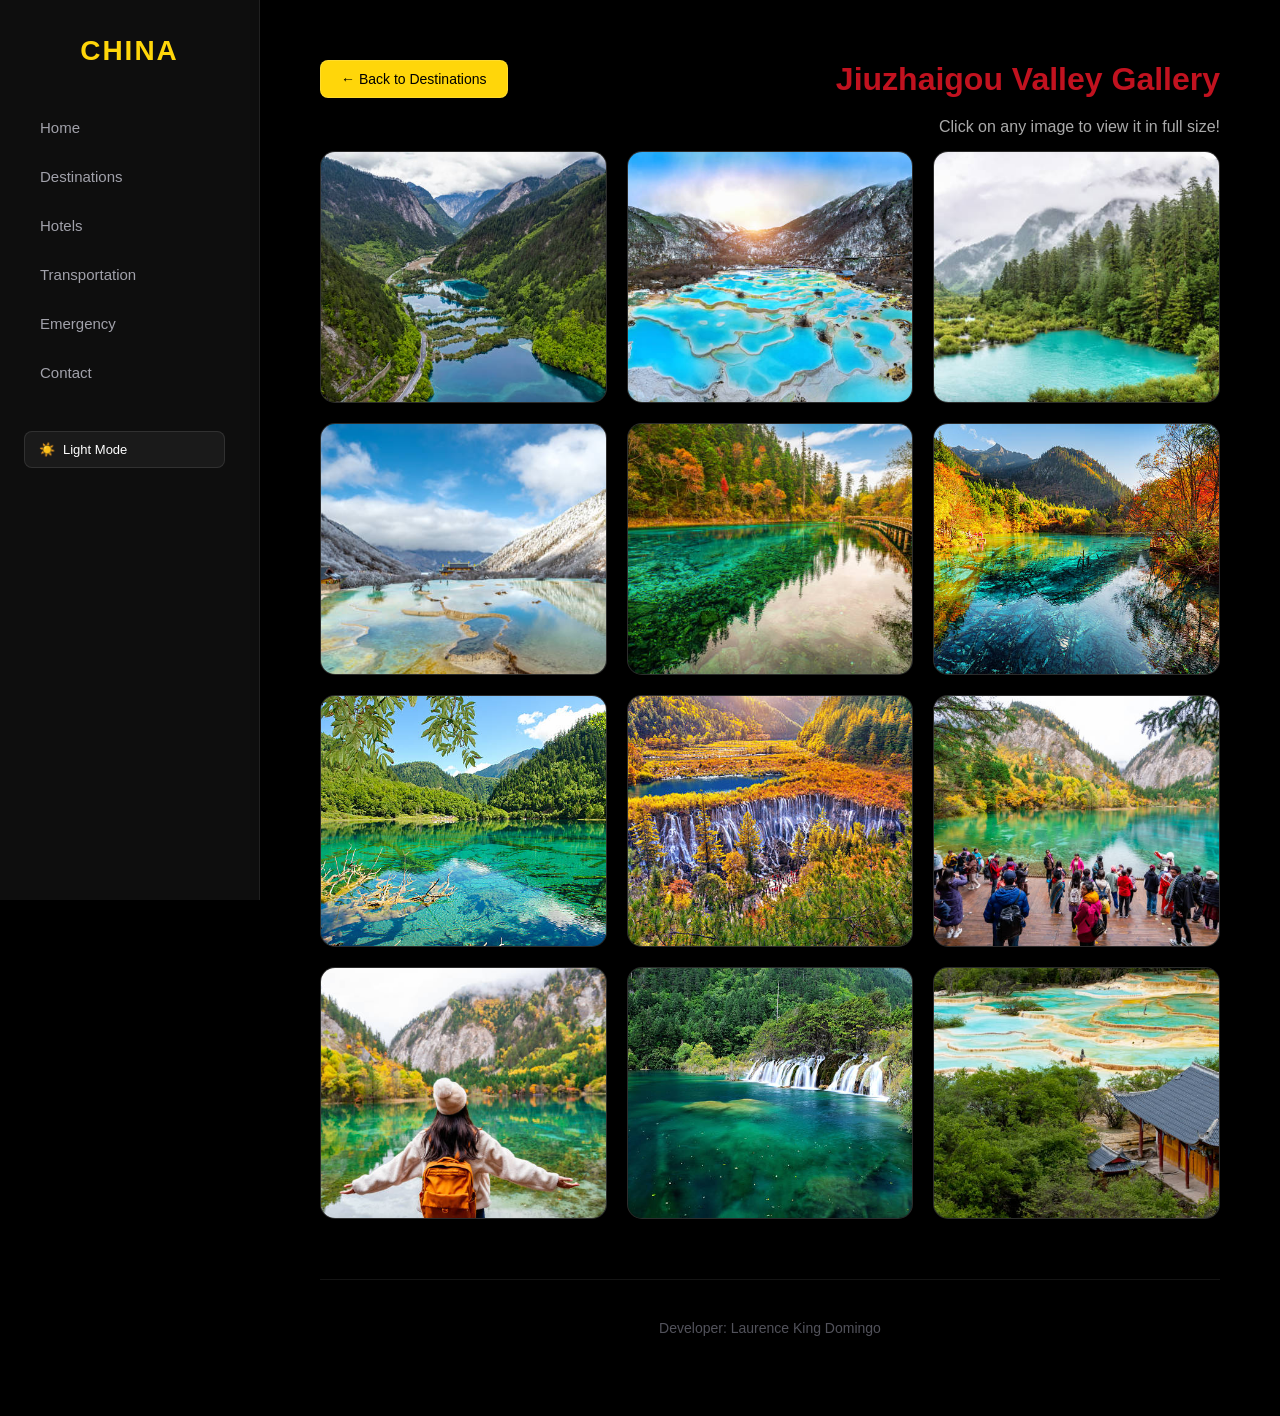
<file: jiuzhaigou.html>
<!DOCTYPE html>
<html lang="en">
<head>
    <meta charset="UTF-8">
    <meta name="viewport" content="width=device-width, initial-scale=1.0">
    <title>Beijing</title>
    <link rel="stylesheet" href="base.css">
    <link rel="stylesheet" href="gallery.css">
</head>
<body>

<aside class="sidebar">
    <h2 class="logo">CHINA</h2>
    <nav>
        <a href="index.html">Home</a>
        <a class="active" href="destinations.html">Destinations</a>
        <a href="hotels.html">Hotels</a>
        <a href="transportation.html">Transportation</a>
        <a href="emergency.html">Emergency</a>
        <a href="contact.html">Contact</a>

        <button id="theme-toggle" class="theme-toggle-btn" aria-label="Toggle Theme">
            <span class="theme-icon">☀️</span> <span class="theme-text">Light Mode</span>
        </button>
    </nav>
</aside>

<main>

    <div class="gallery-header">
        <a href="destinations.html" class="back-btn">← Back to Destinations</a>
        <h2 class="gallery-title">Jiuzhaigou Valley Gallery</h2>
    </div>

    <p style="text-align: right; color: #aaa; margin-bottom: 15px; font-size: 16px;">Click on any image to view it in full size!</p>

    <div class="card-grid">
        <div class="card"><img src="New folder/JiuZhaigouValley/1st.jpg" alt="Jiuzhaigou 1"></div>
        <div class="card"><img src="New folder/JiuZhaigouValley/2nd.jpg" alt="Jiuzhaigou 2"></div>
        <div class="card"><img src="New folder/JiuZhaigouValley/3rd.jpg" alt="Jiuzhaigou 3"></div>
        <div class="card"><img src="New folder/JiuZhaigouValley/4th.jpg" alt="Jiuzhaigou 4"></div>
        <div class="card"><img src="New folder/JiuZhaigouValley/5th.jpg" alt="Jiuzhaigou 5"></div>
        <div class="card"><img src="New folder/JiuZhaigouValley/6th.jpg" alt="Jiuzhaigou 6"></div>
        <div class="card"><img src="New folder/JiuZhaigouValley/7th.jpg" alt="Jiuzhaigou 7"></div>
        <div class="card"><img src="New folder/JiuZhaigouValley/8th.jpg" alt="Jiuzhaigou 8"></div>
        <div class="card"><img src="New folder/JiuZhaigouValley/9th.jpg" alt="Jiuzhaigou 9"></div>
        <div class="card"><img src="New folder/JiuZhaigouValley/10th.jpg" alt="Jiuzhaigou 10"></div>
        <div class="card"><img src="New folder/JiuZhaigouValley/11th.jpg" alt="Jiuzhaigou 11"></div>
        <div class="card"><img src="New folder/JiuZhaigouValley/12.jpg" alt="Jiuzhaigou 12"></div>

    </div>

    <footer>Developer: Laurence King Domingo</footer>
</main>

<script src="script.js"></script>
</body>
</html>
</file>
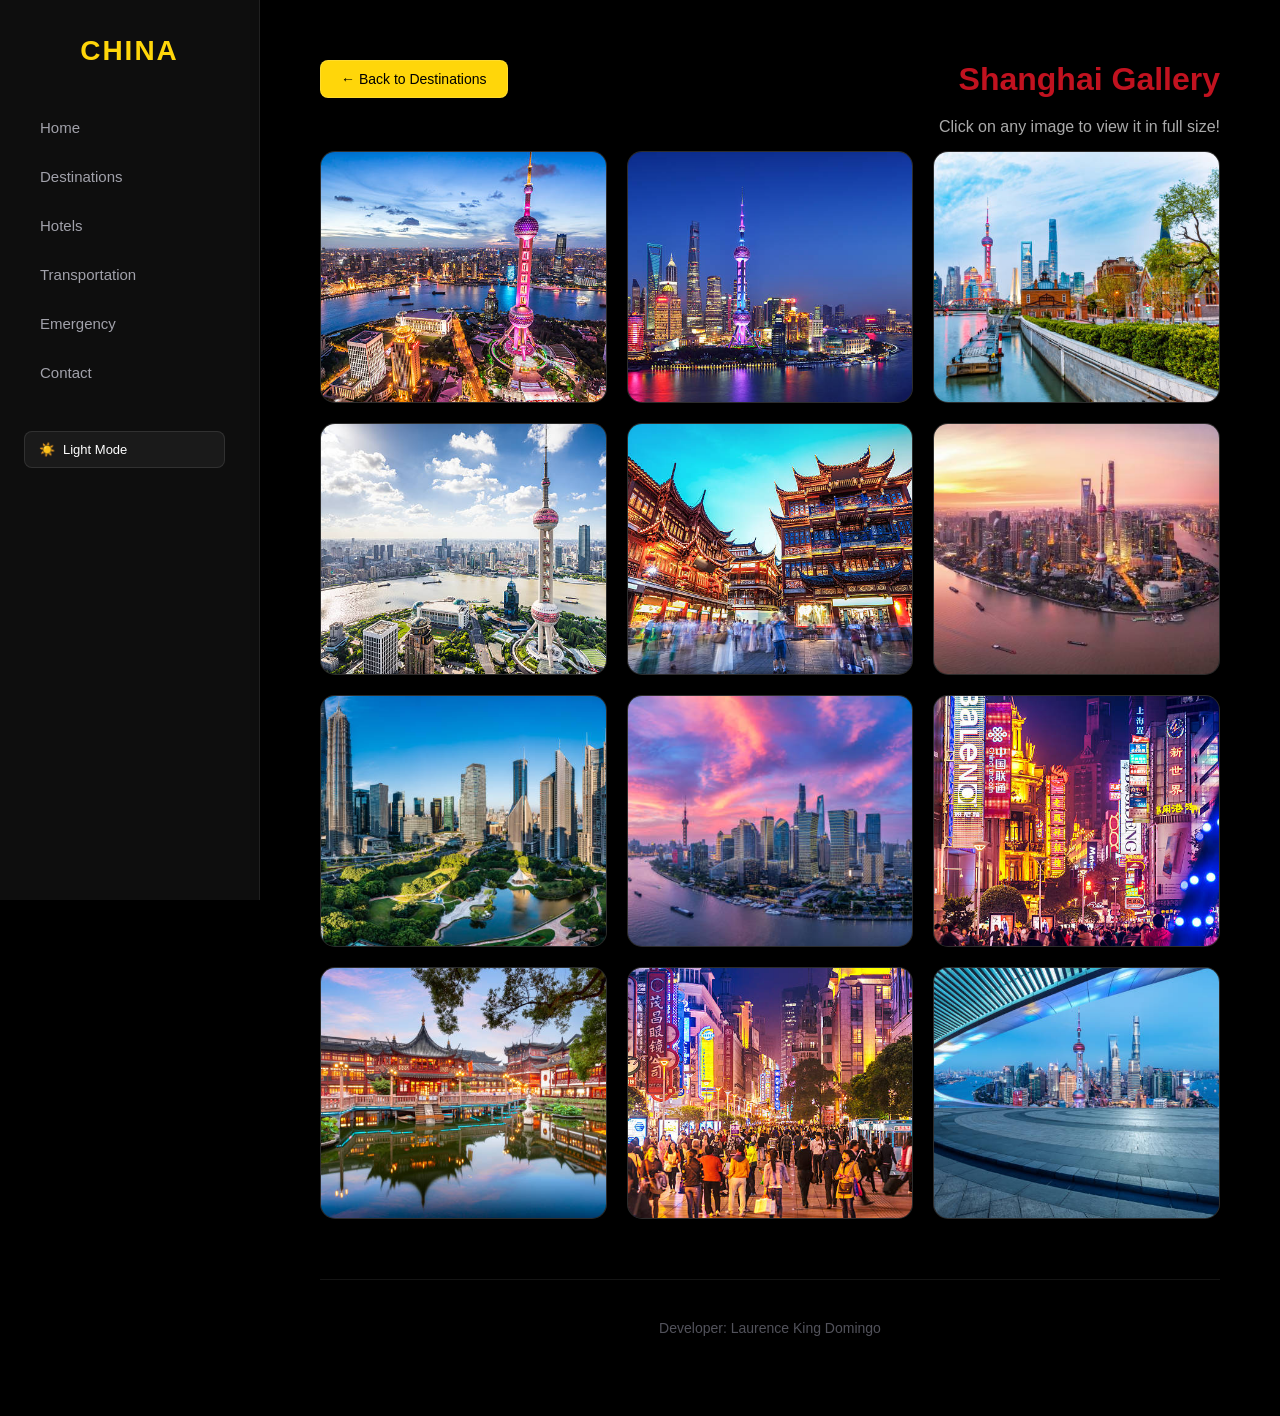
<file: shanghai.html>
<!DOCTYPE html>
<html lang="en">
<head>
    <meta charset="UTF-8">
    <meta name="viewport" content="width=device-width, initial-scale=1.0">
    <title>Beijing</title>
    <link rel="stylesheet" href="base.css">
    <link rel="stylesheet" href="gallery.css">
</head>
<body>

<aside class="sidebar">
    <h2 class="logo">CHINA</h2>
    <nav>
        <a href="index.html">Home</a>
        <a class="active" href="destinations.html">Destinations</a>
        <a href="hotels.html">Hotels</a>
        <a href="transportation.html">Transportation</a>
        <a href="emergency.html">Emergency</a>
        <a href="contact.html">Contact</a>

        <button id="theme-toggle" class="theme-toggle-btn" aria-label="Toggle Theme">
            <span class="theme-icon">☀️</span> <span class="theme-text">Light Mode</span>
        </button>
    </nav>
</aside>

<main>

    <div class="gallery-header">
        <a href="destinations.html" class="back-btn">← Back to Destinations</a>
        <h2 class="gallery-title">Shanghai Gallery</h2>
    </div>

    <p style="text-align: right; color: #aaa; margin-bottom: 15px; font-size: 16px;">Click on any image to view it in full size!</p>

    <div class="card-grid">
        <div class="card"><img src="New folder/Shanghai/1st.jpg" alt="Great Wall View 1"></div>
        <div class="card"><img src="New folder/Shanghai/2nd.jpg" alt="Great Wall View 2"></div>
        <div class="card"><img src="New folder/Shanghai/3rd.jpg" alt="Great Wall View 3"></div>
        <div class="card"><img src="New folder/Shanghai/4th.jpg" alt="Great Wall View 4"></div>
        <div class="card"><img src="New folder/Shanghai/5th.jpg" alt="Great Wall View 5"></div>
        <div class="card"><img src="New folder/Shanghai/6th.jpg" alt="Great Wall View 6"></div>
        <div class="card"><img src="New folder/Shanghai/7th.jpg" alt="Great Wall View 7"></div>
        <div class="card"><img src="New folder/Shanghai/8th.jpg" alt="Great Wall View 8"></div>
        <div class="card"><img src="New folder/Shanghai/9th.jpg" alt="Great Wall View 9"></div>
        <div class="card"><img src="New folder/Shanghai/10th.jpg" alt="Great Wall View 10"></div>
        <div class="card"><img src="New folder/Shanghai/11th.jpg" alt="Great Wall View 11"></div>
        <div class="card"><img src="New folder/Shanghai/12th.jpg" alt="Great Wall View 12"></div>
    
    </div>

    <footer>Developer: Laurence King Domingo</footer>
</main>

<script src="script.js"></script>
</body>
</html>
</file>
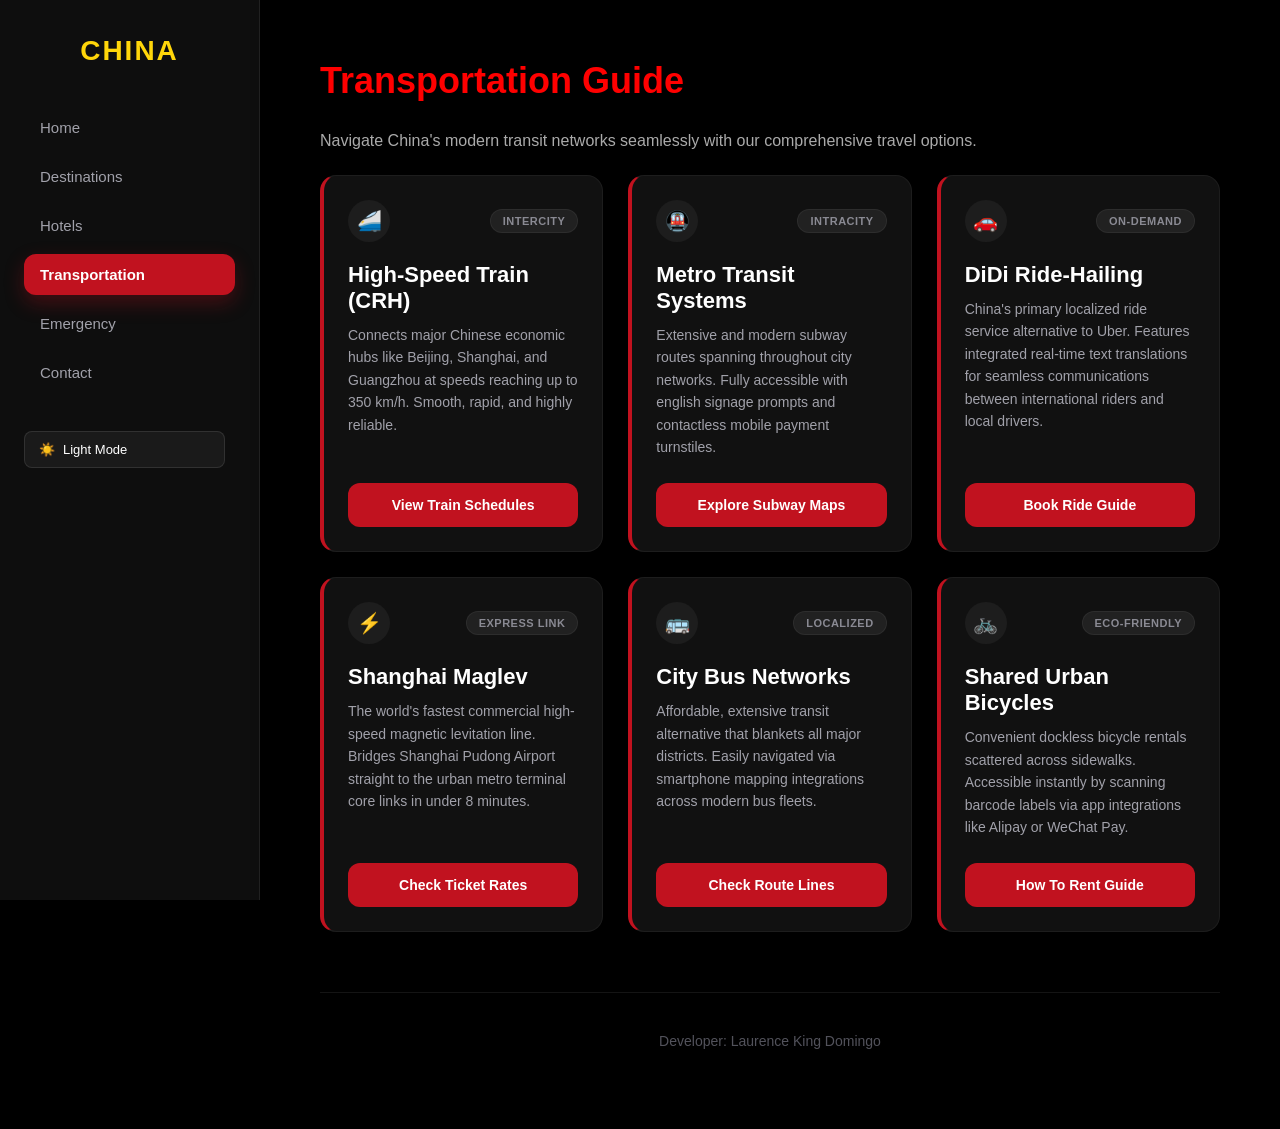
<file: transportation.html>
<!DOCTYPE html>
<html lang="en">
<head>
    <meta charset="UTF-8">
    <meta name="viewport" content="width=device-width, initial-scale=1.0">
    <title>Transportation Guide</title>
    <link rel="stylesheet" href="base.css">
    <link rel="stylesheet" href="transportation.css">
</head>
<body>

<aside class="sidebar">
    <h2 class="logo">CHINA</h2>
    <nav>
        <a href="index.html">Home</a>
        <a href="destinations.html">Destinations</a>
        <a href="hotels.html">Hotels</a>
        <a class="active" href="transportation.html">Transportation</a>
        <a href="emergency.html">Emergency</a>
        <a href="contact.html">Contact</a>

        <button id="theme-toggle" class="theme-toggle-btn" aria-label="Toggle Theme">
            <span class="theme-icon">☀️</span> <span class="theme-text">Light Mode</span>
        </button>
    </nav>
</aside>

<main>
    <h2 class="section-title">Transportation Guide</h2>
    <p style="text-align: left; color: #aaa; margin-bottom: 25px; font-size: 16px;">Navigate China's modern transit networks seamlessly with our comprehensive travel options.</p>

    <div class="card-grid">

        <div class="card">
            <div class="card-content">
                <div class="transport-header-row">
                    <div class="transport-icon-box">🚄</div>
                    <span class="transport-tag">Intercity</span>
                </div>
                <h3>High-Speed Train (CRH)</h3>
                <p>Connects major Chinese economic hubs like Beijing, Shanghai, and Guangzhou at speeds reaching up to 350 km/h. Smooth, rapid, and highly reliable.</p>
                <button class="transport-btn" data-target="train">View Train Schedules</button>
            </div>
        </div>

        <div class="card">
            <div class="card-content">
                <div class="transport-header-row">
                    <div class="transport-icon-box">🚇</div>
                    <span class="transport-tag">Intracity</span>
                </div>
                <h3>Metro Transit Systems</h3>
                <p>Extensive and modern subway routes spanning throughout city networks. Fully accessible with english signage prompts and contactless mobile payment turnstiles.</p>
                <button class="transport-btn" data-target="metro">Explore Subway Maps</button>
            </div>
        </div>

        <div class="card">
            <div class="card-content">
                <div class="transport-header-row">
                    <div class="transport-icon-box">🚗</div>
                    <span class="transport-tag">On-Demand</span>
                </div>
                <h3>DiDi Ride-Hailing</h3>
                <p>China's primary localized ride service alternative to Uber. Features integrated real-time text translations for seamless communications between international riders and local drivers.</p>
                <button class="transport-btn" data-target="didi">Book Ride Guide</button>
            </div>
        </div>

        <div class="card">
            <div class="card-content">
                <div class="transport-header-row">
                    <div class="transport-icon-box">⚡</div>
                    <span class="transport-tag">Express Link</span>
                </div>
                <h3>Shanghai Maglev</h3>
                <p>The world's fastest commercial high-speed magnetic levitation line. Bridges Shanghai Pudong Airport straight to the urban metro terminal core links in under 8 minutes.</p>
                <button class="transport-btn" data-target="maglev">Check Ticket Rates</button>
            </div>
        </div>

        <div class="card">
            <div class="card-content">
                <div class="transport-header-row">
                    <div class="transport-icon-box">🚌</div>
                    <span class="transport-tag">Localized</span>
                </div>
                <h3>City Bus Networks</h3>
                <p>Affordable, extensive transit alternative that blankets all major districts. Easily navigated via smartphone mapping integrations across modern bus fleets.</p>
                <button class="transport-btn" data-target="bus">Check Route Lines</button>
            </div>
        </div>

        <div class="card">
            <div class="card-content">
                <div class="transport-header-row">
                    <div class="transport-icon-box">🚲</div>
                    <span class="transport-tag">Eco-Friendly</span>
                </div>
                <h3>Shared Urban Bicycles</h3>
                <p>Convenient dockless bicycle rentals scattered across sidewalks. Accessible instantly by scanning barcode labels via app integrations like Alipay or WeChat Pay.</p>
                <button class="transport-btn" data-target="bike">How To Rent Guide</button>
            </div>
        </div>

    </div>

    <div id="details-container" class="details-section">
        <div class="details-box">
            <button id="close-details" class="close-btn">&times;</button>
            <div id="details-content">
                </div>
        </div>
    </div>
    <footer>Developer: Laurence King Domingo</footer>
</main>

<script src="script.js"></script>
</body>
</html>
</file>
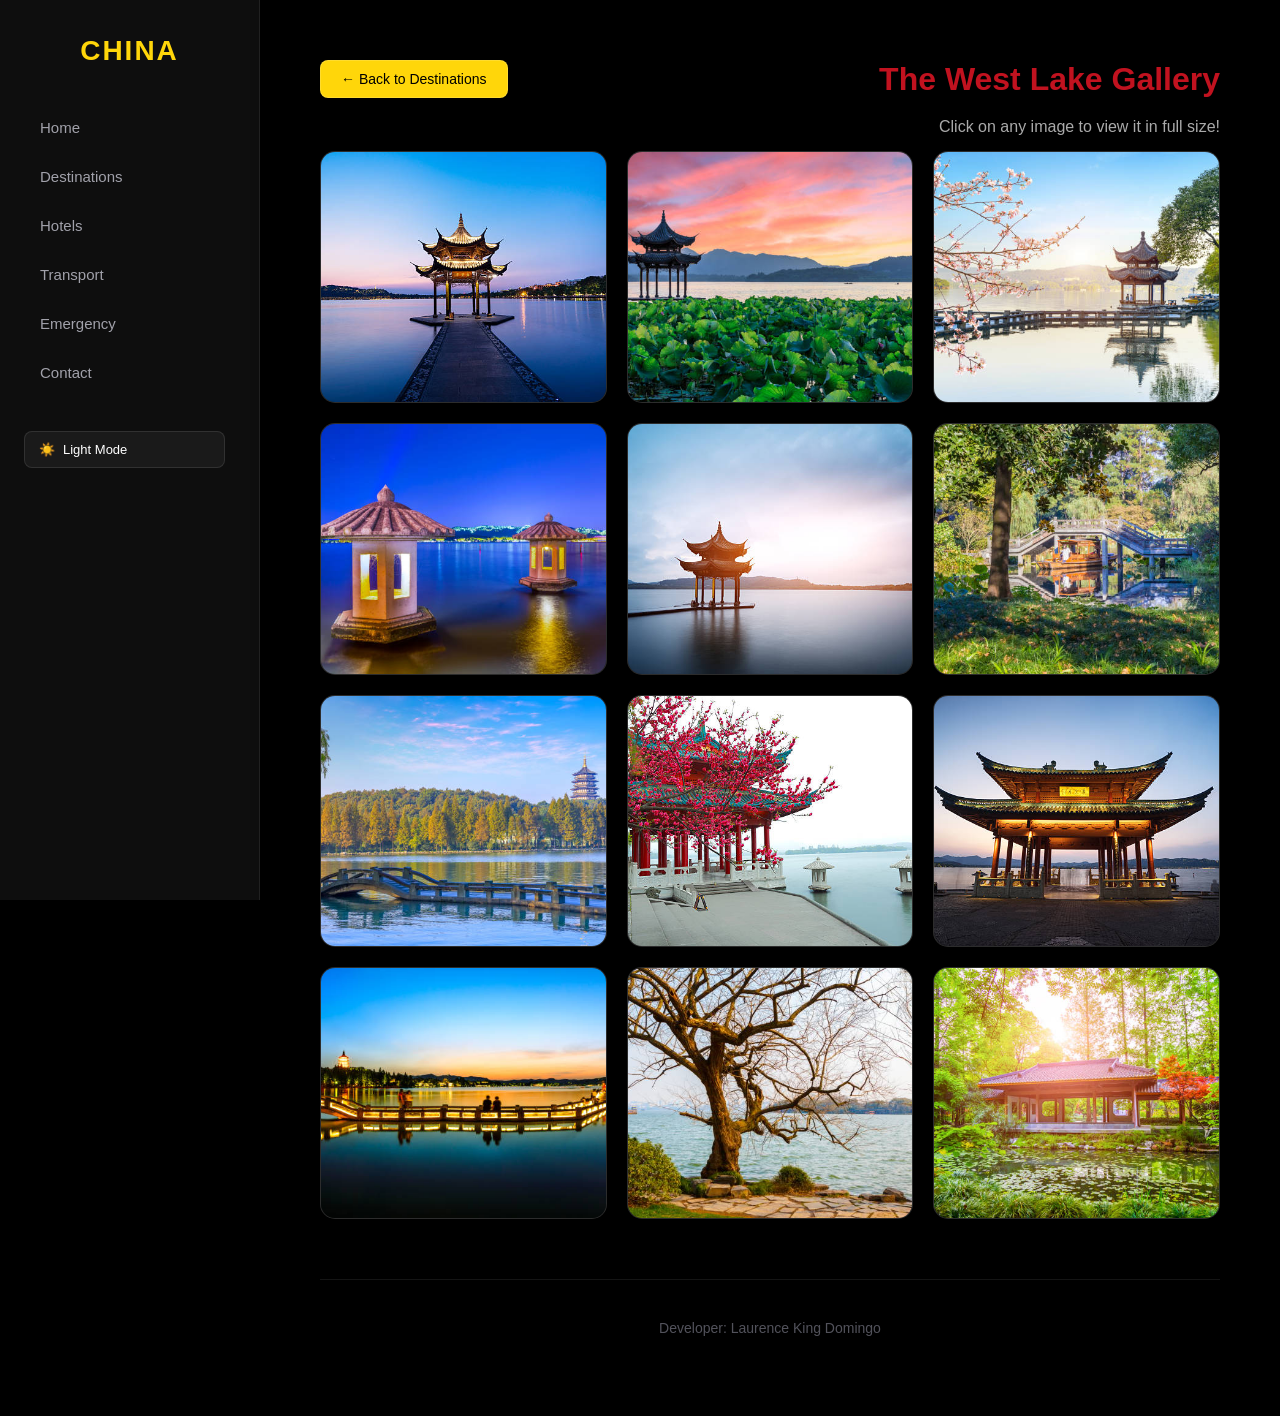
<file: westlake.html>
<!DOCTYPE html>
<html lang="en">
<head>
    <meta charset="UTF-8">
    <meta name="viewport" content="width=device-width, initial-scale=1.0">
    <title>Beijing</title>
    <link rel="stylesheet" href="base.css">
    <link rel="stylesheet" href="gallery.css">
</head>
<body>

<aside class="sidebar">
    <h2 class="logo">CHINA</h2>
    <nav>
        <a href="index.html">Home</a>
        <a class="active" href="destinations.html">Destinations</a>
        <a href="hotels.html">Hotels</a>
        <a href="transportation.html">Transport</a>
        <a href="emergency.html">Emergency</a>
        <a href="contact.html">Contact</a>

        <button id="theme-toggle" class="theme-toggle-btn" aria-label="Toggle Theme">
            <span class="theme-icon">☀️</span> <span class="theme-text">Light Mode</span>
        </button>
    </nav>
</aside>

<main>

    <div class="gallery-header">
        <a href="destinations.html" class="back-btn">← Back to Destinations</a>
        <h2 class="gallery-title">The West Lake Gallery</h2>
    </div>

    <p style="text-align: right; color: #aaa; margin-bottom: 15px; font-size: 16px;">Click on any image to view it in full size!</p>

    <div class="card-grid">
        <div class="card"><img src="New folder/The West Lake/1st.jpg" alt="West Lake 1"></div>
        <div class="card"><img src="New folder/The West Lake/2nd.jpg" alt="West Lake 2"></div>
        <div class="card"><img src="New folder/The West Lake/3rd.jpg" alt="West Lake 3"></div>
        <div class="card"><img src="New folder/The West Lake/4th.jpg" alt="West Lake 4"></div>
        <div class="card"><img src="New folder/The West Lake/5th.jpg" alt="West Lake 5"></div>
        <div class="card"><img src="New folder/The West Lake/6th.jpg" alt="West Lake 6"></div>
        <div class="card"><img src="New folder/The West Lake/7th.jpg" alt="West Lake 7"></div>
        <div class="card"><img src="New folder/The West Lake/8th.jpg" alt="West Lake 8"></div>
        <div class="card"><img src="New folder/The West Lake/9th.jpg" alt="West Lake 9"></div>
        <div class="card"><img src="New folder/The West Lake/10th.jpg" alt="West Lake 10"></div>
        <div class="card"><img src="New folder/The West Lake/11th.jpg" alt="West Lake 11"></div>
        <div class="card"><img src="New folder/The West Lake/12th.jpg" alt="West Lake 12"></div>
    </div>

    <footer>Developer: Laurence King Domingo</footer>
</main>

<script src="script.js"></script>
</body>
</html>
</file>
<file: base.css>
:root {
    --bg-color: #0b0b0b;
    --card-bg: #161616;
    --sidebar-bg: rgba(18, 18, 18, 0.8);
    --accent-red: #c1121f;
    --accent-red-hover: #a10f19;
    --accent-yellow: #ffd60a;
    --text-main: #ff0000;
    --text-muted: #a1a1aa;
    --border-color: rgba(255, 255, 255, 0.08);
}

*{
    margin: 0;
    padding: 0;
    box-sizing: border-box;
    font-family: -apple-system, BlinkMacSystemFont, "Segoe UI", Roboto, Helvetica, Arial, sans-serif;
    scroll-behavior: smooth;
}

body{
    background: var(--bg-color);
    color: var(--text-main);
    min-height: 100vh;
    display: flex;
}

/* SIDEBAR */
.sidebar{
    position: fixed;
    left: 0;
    top: 0;
    width: 260px;
    height: 100vh;
    background: var(--sidebar-bg);
    backdrop-filter: blur(16px);
    -webkit-backdrop-filter: blur(16px);
    padding: 35px 24px;
    border-right: 1px solid var(--border-color);
    z-index: 100;
}

.logo{
    color: var(--accent-yellow);
    font-size: 28px;
    text-align: center;
    margin-bottom: 40px;
    font-weight: 800;
    letter-spacing: 2px;
}

/* NAV */
.sidebar nav{
    display: flex;
    flex-direction: column;
    gap: 8px;
}

.sidebar nav a{
    display: block;
    color: var(--text-muted);
    text-decoration: none;
    padding: 12px 16px;
    border-radius: 12px;
    font-weight: 500;
    font-size: 15px;
    transition: all 0.3s ease;
}

.sidebar nav a:hover{
    background: rgba(255, 255, 255, 0.05);
    color: var(--text-main);
    transform: translateX(4px);
}

.sidebar nav a.active{
    background: var(--accent-red);
    color: white;
    font-weight: 600;
    box-shadow: 0 8px 20px rgba(193, 18, 31, 0.3);
}

/* MAIN CONTENT HOLDER */
main{
    margin-left: 260px;
    padding: 60px;
    width: calc(100% - 260px);
    min-height: 100vh;
    animation: fadeIn 0.6s cubic-bezier(0.16, 1, 0.3, 1);
}

@keyframes fadeIn{
    from{opacity: 0; transform: translateY(15px);}
    to{opacity: 1; transform: translateY(0);}
}

/* HERO */
.hero{
    height: 60vh;
    display: flex;
    align-items: center;
    justify-content: center;
    text-align: center;
    background: url("cover.jpg") center/cover no-repeat;
    position: relative;
    border-radius: 24px;
    overflow: hidden;
    margin-bottom: 40px;
    box-shadow: 0 20px 40px rgba(0,0,0,0.5);
}

.hero::before{
    content: "";
    position: absolute;
    inset: 0;
    background: linear-gradient(to bottom, rgba(0,0,0,0.3), rgba(0,0,0,0.75));
}

.hero-content{
    position: relative;
    max-width: 600px;
    padding: 0 20px;
}

.hero h1{
    font-size: 56px;
    font-weight: 800;
    color: var(--accent-yellow);
    letter-spacing: -1px;
    line-height: 1.1;
}

.hero p{
    color: #e4e4e7;
    margin-top: 16px;
    font-size: 18px;
    line-height: 1.5;
}

/* SECTIONS */
.section{
    padding: 40px 0;
}

.section-title{
    font-size: 36px;
    font-weight: 700;
    color: var(--text-main);
    margin-bottom: 30px;
    position: relative;
}

/* CARDS */
.card-grid{
    display: grid;
    grid-template-columns: repeat(auto-fit, minmax(280px, 1fr));
    gap: 24px;
}

.card{
    background: var(--card-bg);
    border-radius: 18px;
    overflow: hidden;
    border: 1px solid var(--border-color);
    transition: all 0.3s cubic-bezier(0.25, 1, 0.5, 1);
}

.card:hover{
    transform: translateY(-6px);
    border-color: rgba(255, 255, 255, 0.15);
    box-shadow: 0 12px 30px rgba(0,0,0,0.4);
}

.card img{
    width: 100%;
    height: 200px;
    object-fit: cover;
}

.card-content{
    padding: 24px;
}

.card-content h3{
    font-size: 20px;
    font-weight: 600;
    margin-bottom: 8px;
}

.card-content p{
    color: var(--text-muted);
    font-size: 15px;
    line-height: 1.5;
}

/* BUTTON */
.btn{
    display: inline-block;
    padding: 12px 28px;
    background: var(--accent-red);
    color: white;
    text-decoration: none;
    border-radius: 30px;
    font-weight: 600;
    font-size: 15px;
    margin-top: 20px;
    border: none;
    transition: all 0.2s ease;
    cursor: pointer;
}

.btn:hover{
    background: var(--accent-red-hover);
    transform: scale(1.02);
}

/* FOOTER */
footer{
    text-align: center;
    padding: 40px 0 20px 0;
    color: #52525b;
    font-size: 14px;
    border-top: 1px solid var(--border-color);
    margin-top: 60px;
}



/* ==========================================================================
   GLOBAL THEME CONFIGURATIONS (CSS VARIABLES)
   ========================================================================== */
:root {
    /* Default Dark Mode Styles */
    --bg-main: #000000;
    --bg-card: #1a1a1a;
    --bg-box: #161616;
    --bg-input: #111111;
    --text-primary: #ffffff;
    --text-secondary: #ddd;
    --text-muted: #a1a1aa;
    --border-ui: rgba(255, 255, 255, 0.08);
}

body.light-mode {
    /* Light Mode Alternative Setup */
    --bg-main: #f4f4f5;
    --bg-card: #ffffff;
    --bg-box: #f9f9fb;
    --bg-input: #ffffff;
    --text-primary: #18181b;
    --text-secondary: #3f3f46;
    --text-muted: #71717a;
    --border-ui: rgba(0, 0, 0, 0.1);
}

/* Connect elements safely across all active viewport templates */
body {
    background: var(--bg-main);
    color: var(--text-primary);
    transition: background 0.3s ease, color 0.3s ease;
}

main {
    background: var(--bg-main);
    color: var(--text-primary);
    transition: background 0.3s ease, color 0.3s ease;
}

/* Sidebar Specific Themes */
body.light-mode .sidebar {
    background: #ffffff;
    border-right: 1px solid rgba(0, 0, 0, 0.08);
}

body.light-mode .sidebar nav a {
    color: #3f3f46;
}

body.light-mode .sidebar nav a:hover, 
body.light-mode .sidebar nav a.active {
    color: white;
    background: #c1121f;
}

/* ==========================================================================
   THEME TOGGLE BUTTON LOOK
   ========================================================================== */
.theme-toggle-btn {
    background: rgba(255, 255, 255, 0.05);
    border: 1px solid rgba(255, 255, 255, 0.1);
    color: white;
    padding: 10px 14px;
    border-radius: 8px;
    margin-top: 30px;
    cursor: pointer;
    font-family: inherit;
    font-size: 13px;
    font-weight: 500;
    display: flex;
    align-items: center;
    gap: 8px;
    width: calc(100% - 10px);
    transition: all 0.2s ease;
}

.theme-toggle-btn:hover {
    background: rgba(255, 255, 255, 0.15);
    border-color: #c1121f;
}

body.light-mode .theme-toggle-btn {
    background: rgba(0, 0, 0, 0.05);
    border: 1px solid rgba(0, 0, 0, 0.1);
    color: #18181b;
}




/* ==========================================================================
   RESPONSIVE MOBILE STYLES (For Phones and Tablets)
   ========================================================================== */
@media (max-width: 768px) {
    /* 1. Change body direction from row to column split */
    body {
        flex-direction: column;
        overflow-x: hidden; /* Stops horizontal scrolling on phones */
    }

    /* 2. Turn fixed sidebar into a regular top header bar */
    .sidebar {
        position: relative; /* Unpins it from the left side */
        width: 100% !important; /* Takes up full width instead of 260px */
        height: auto !important; /* Expands naturally based on contents */
        padding: 15px;
        border-right: none;
        border-bottom: 1px solid var(--border-color);
    }

    /* 3. Make navigation items display horizontally or wrap neatly */
    .sidebar nav {
        display: flex;
        flex-wrap: wrap; /* Wraps buttons if they run out of room */
        gap: 10px;
        justify-content: center;
        margin-top: 10px;
    }

    .sidebar nav a {
        padding: 8px 12px;
        font-size: 14px;
        margin: 0 !important;
    }

    /* 4. Fix Theme Toggle Button alignment on mobile */
    .theme-toggle-btn {
        margin: 5px auto 0 auto !important; /* Centers it */
        width: auto;
    }

    /* 5. ADJUST MAIN CONTENT SO IT'S NOT UNDER THE SIDEBAR */
    main {
        margin-left: 0 !important; /* Removes desktop left margin padding */
        width: 100% !important;
        padding: 20px 15px !important; /* Gives breathing room on phone screens */
        overflow-x: hidden;
    }

    /* General responsive font size fixes */
    .section-title {
        font-size: 28px !important;
        text-align: center !important;
    }
}
</file>
<file: home.css>
.hero-content h1 {
    font-size: 60px;
    letter-spacing: -1px;
}

.hero-content p {
    font-size: 19px;
    opacity: 0.95;
    font-weight: 300;
}

/* ==========================================================================
   EVENTS CALENDAR GRID ARCHITECTURE
   ========================================================================== */
.calendar-layout {
    display: grid;
    grid-template-columns: 1.2fr 1fr;
    gap: 30px;
    margin-top: 20px;
}

@media (max-width: 768px) {
    .calendar-layout {
        grid-template-columns: 1fr;
    }
}

/* Calendar Container Box */
.calendar-box {
    background: var(--bg-card, #1a1a1a);
    border: 1px solid var(--border-ui, rgba(255, 255, 255, 0.08));
    border-radius: 16px;
    padding: 25px;
    box-shadow: 0 4px 20px rgba(0, 0, 0, 0.2);
}

.calendar-header {
    display: flex;
    justify-content: space-between;
    align-items: center;
    margin-bottom: 20px;
}

.calendar-header h3 {
    margin: 0;
    font-size: 20px;
    color: var(--text-primary, #ffffff);
}

.cal-nav-btn {
    background: var(--bg-input, #111111);
    border: 1px solid var(--border-ui, rgba(255, 255, 255, 0.08));
    color: var(--text-primary, #ffffff);
    padding: 6px 14px;
    border-radius: 6px;
    cursor: pointer;
    font-weight: bold;
    transition: all 0.2s ease;
}

.cal-nav-btn:hover {
    border-color: #c1121f;
    background: #c1121f;
    color: white;
}

/* Days Headers layout structural columns */
.calendar-weekdays {
    display: grid;
    grid-template-columns: repeat(7, 1fr);
    text-align: center;
    font-weight: 600;
    font-size: 12px;
    color: var(--text-muted, #a1a1aa);
    text-transform: uppercase;
    margin-bottom: 10px;
    letter-spacing: 0.5px;
}

.calendar-days-grid {
    display: grid;
    grid-template-columns: repeat(7, 1fr);
    gap: 8px;
}

/* Individual Grid Cells styling setup */
.cal-day {
    aspect-ratio: 1;
    display: flex;
    align-items: center;
    justify-content: center;
    font-size: 14px;
    color: var(--text-secondary, #ddd);
    border-radius: 8px;
    cursor: default;
    user-select: none;
}

/* Day slots containing active festivals */
.cal-day.has-event {
    background: rgba(193, 18, 31, 0.15);
    color: #ff4d4d;
    font-weight: bold;
    border: 1px solid rgba(193, 18, 31, 0.4);
    cursor: pointer;
    transition: all 0.2s ease;
}

.cal-day.has-event:hover, .cal-day.has-event.selected-active {
    background: #c1121f;
    color: white;
    box-shadow: 0 0 10px rgba(193, 18, 31, 0.5);
}

.cal-day.empty-slot {
    opacity: 0;
}

/* ==========================================================================
   EVENT SIDE PREVIEW CARD PANEL
   ========================================================================== */
.event-details-card {
    background: var(--bg-box, #161616);
    border: 1px solid var(--border-ui, rgba(255, 255, 255, 0.08));
    border-left: 4px solid #c1121f;
    border-radius: 16px;
    padding: 30px;
    display: flex;
    flex-direction: column;
    justify-content: center;
}

.event-badge {
    align-self: flex-start;
    background: rgba(193, 18, 31, 0.15);
    color: #c1121f;
    padding: 4px 10px;
    font-size: 11px;
    font-weight: bold;
    border-radius: 6px;
    text-transform: uppercase;
    margin-bottom: 15px;
}

body.light-mode .event-badge {
    background: #c1121f;
    color: white;
}

.event-details-card h3 {
    margin: 0 0 10px 0;
    font-size: 24px;
    color: var(--text-primary, #ffffff);
}

.event-meta-date {
    font-size: 14px;
    color: #ffd60a;
    font-weight: 500;
    margin: 0 0 15px 0;
}

body.light-mode .event-meta-date {
    color: #b25e00;
}

.event-details-card p#event-description {
    margin: 0;
    font-size: 15px;
    line-height: 1.6;
    color: var(--text-muted, #a1a1aa);
}

@media (max-width: 768px) {
    .hero {
        padding: 60px 15px !important;
        text-align: center;
    }

    .hero-content h1 {
        font-size: 36px !important; /* Shrinks the giant 60px font down for phones */
        line-height: 1.2;
    }

    .hero-content p {
        font-size: 16px !important;
    }

    /* Makes the calendar and event panels stack cleanly instead of squeezing */
    .calendar-layout {
        grid-template-columns: 1fr !important;
        gap: 20px;
    }

    .calendar-box {
        padding: 15px !important;
    }

    .calendar-weekdays div, .calendar-days-grid div {
        font-size: 13px !important;
        padding: 8px 0 !important;
    }

    .event-details-card {
        padding: 20px !important;
    }
}
</file>
<file: gallery.css>
/* GALLERY GRID STRUCTURE */
.card-grid {
    display: grid;
    grid-template-columns: repeat(auto-fit, minmax(250px, 1fr));
    gap: 20px;
}

/* CARD CONTAINER OPTIONS */
.card {
    background: #1a1a1a;
    border-radius: 15px;
    overflow: hidden;
    transition: transform 0.3s ease;
}

.card:hover {
    transform: translateY(-5px);
}

/* HOVER SMOOTH IMAGE ZOOM EFFECT */
.card img {
    width: 100%;
    height: 250px;
    object-fit: cover;
    display: block;
    transition: transform 0.4s ease;
}

.card:hover img {
    transform: scale(1.08);
}

/* NEW FLEXBOX HEADER ALIGNMENT */
.gallery-header {
    display: flex;
    justify-content: space-between;
    align-items: center;
    margin-bottom: 20px;
    width: 100%;
}

/* REPOSITIONED RED GALLERY TITLE */
.gallery-title {
    color: #c1121f;
    font-size: 32px;
    font-weight: bold;
    margin: 0;
}

/* BACK BUTTON FOR THE GREAT WALL GALLERY PAGE */
.back-btn {
    background: #ffd60a !important;
    border: 1px solid rgba(255, 255, 255, 0.15) !important;
    border-radius: 8px !important;
    font-size: 14px !important;
    padding: 10px 20px !important;
    text-decoration: none;
    color: black;
    display: inline-block;
    transition: background 0.2s ease, border-color 0.2s ease !important;
}

.back-btn:hover {
    background: #c1121f !important;
    border-color: #c1121f !important;
    color: white !important;
}

/* LIGHTBOX MODAL OVERLAY */
.lightbox-modal {
    position: fixed;
    top: 0;
    left: 0;
    width: 100vw;
    height: 100vh;
    background: rgba(0, 0, 0, 0.9);
    backdrop-filter: blur(8px);
    display: flex;
    align-items: center;
    justify-content: center;
    z-index: 3000;
    opacity: 0;
    pointer-events: none;
    transition: opacity 0.3s ease;
    cursor: default; /* Background clicking is disabled, cursor set to default */
}

/* Toggled open via Javascript */
.lightbox-modal.show-lightbox {
    opacity: 1;
    pointer-events: auto;
}

/* FULL SIZE IMAGE PROPERTIES */
.lightbox-content {
    max-width: 85%;
    max-height: 85vh;
    border-radius: 10px;
    box-shadow: 0 10px 40px rgba(0, 0, 0, 0.8);
    transform: scale(0.9);
    transition: transform 0.3s ease;
}

.lightbox-modal.show-lightbox .lightbox-content {
    transform: scale(1);
}

/* Pointer cursor on gallery grid thumbnails */
.card-grid .card img {
    cursor: pointer;
}

/* LIGHTBOX CLOSE (X) BUTTON */
.lightbox-close {
    position: absolute;
    top: 25px;
    right: 35px;
    color: #ffffff;
    font-size: 60px;
    font-weight: 300;
    cursor: pointer;
    line-height: 1;
    user-select: none;
    transition: color 0.2s ease, transform 0.2s ease;
    z-index: 3100;
}

.lightbox-close:hover {
    color: #c1121f;
    transform: scale(1.1);
}

@media (max-width: 768px) {
    /* Stack the back button and the page title vertically */
    .gallery-header {
        flex-direction: column;
        align-items: flex-start;
        gap: 12px;
    }

    .gallery-title {
        font-size: 24px !important;
    }

    /* Make grid thumbnails shrink gracefully on compact mobile screens */
    .card-grid {
        grid-template-columns: repeat(auto-fit, minmax(140px, 1fr)) !important;
        gap: 12px !important;
    }

    .card img {
        height: 160px !important; /* Keeps photos looking clean without being too tall */
    }
}
</file>
<file: contact.css>
/* 1. CENTERS THE ENTIRE CONTAINER BOX */
.contact-section {
    display: flex;
    justify-content: center; /* Centers your form horizontally */
    align-items: center;
    width: 100%;
    margin-top: 30px;
    position: relative;
}

/* 2. FORM BOX CONTAINMENT */
.contact-form {
    display: flex;
    flex-direction: column;
    gap: 20px;
    width: 100%;
    max-width: 550px; /* Keeps your input box from spreading too wide */
    background: #161616;
    padding: 30px;
    border-radius: 20px;
    border: 1px solid rgba(255, 255, 255, 0.05);
}

input, textarea {
    width: 100%;
    padding: 14px 16px;
    border: 1px solid rgba(255, 255, 255, 0.08);
    border-radius: 10px;
    background: #0f0f0f;
    color: white;
    outline: none;
    font-size: 15px;
    transition: border-color 0.2s ease;
}

input:focus, textarea:focus {
    border-color: #c1121f;
}

/* BIG ROOMY TEXTAREA */
textarea {
    min-height: 180px; 
    resize: vertical;
    line-height: 1.5;
}

/* BUTTONS */
.contact-form button, .btn {
    display: inline-block;
    padding: 12px 25px;
    background: #c1121f;
    color: white;
    text-decoration: none;
    border-radius: 25px;
    border: none;
    cursor: pointer;
    font-size: 16px;
    transition: background 0.2s ease;
}

.contact-form button:hover, .btn:hover {
    background: #a10f19;
}


/* 3. POP-UP MODAL OVERLAY STYLING (Hides it dynamically) */
.alert-overlay {
    position: fixed;
    top: 0;
    left: 0;
    width: 100vw;
    height: 100vh;
    background: rgba(0, 0, 0, 0.85); /* Black dim background effect */
    backdrop-filter: blur(8px);
    display: flex;
    align-items: center;
    justify-content: center;
    z-index: 2000;
    opacity: 0;               /* Invisible by default */
    pointer-events: none;     /* Can't click it when hidden */
    transition: opacity 0.3s ease;
}

/* JavaScript toggles this state rule on submission */
.alert-overlay.show-alert {
    opacity: 1;
    pointer-events: auto;
}

.custom-alert-box {
    background: #1a1a1a;
    padding: 40px;
    border-radius: 20px;
    text-align: center;
    border: 1px solid rgba(255, 255, 255, 0.1);
    max-width: 400px;
    width: 90%;
    transform: scale(0.8);
    transition: transform 0.3s ease;
}

.alert-overlay.show-alert .custom-alert-box {
    transform: scale(1);
}

.success-icon {
    font-size: 50px;
    color: rgb(6, 254, 6);
    margin-bottom: 15px;
}

.custom-alert-box h3 {
    font-size: 24px;
    margin-bottom: 10px;
    color: white;
}

.custom-alert-box p {
    color: #ccc;
    margin-bottom: 20px;
}

#close-alert-btn {
    padding: 10px 30px;
    background: rgb(6, 254, 6);
    color: black;
    font-weight: bold;
    border-radius: 20px;
    border: none;
    cursor: pointer;
}

#close-alert-btn:hover {
    background: #90ee90;
}
</file>
<file: destinations.css>
/* GALLERY GRID STRUCTURE */
.card-grid {
    display: grid;
    grid-template-columns: repeat(auto-fit, minmax(280px, 1fr));
    gap: 25px;
}

/* FIX: Ensure the link container stretches fully inside the grid row cell */
.card-link {
    text-decoration: none;
    color: inherit;
    display: flex;
}

/* CARD CONTAINER STRUCTURE */
.card {
    background: #1a1a1a;
    border-radius: 15px;
    overflow: hidden;
    transition: transform 0.3s ease;
    display: flex;
    flex-direction: column;  /* Stack thumbnail image above card text content */
    width: 100%;
}

.card:hover {
    transform: translateY(-5px);
}

/* THUMBNAIL PICTURE FORMATTING */
.card img {
    width: 100%;
    height: 200px;
    object-fit: cover;
    display: block;
    transition: transform 0.4s ease;
}

.card:hover img {
    transform: scale(1.08);
}

/* FIX: Card content now uses flexbox layout alignment mechanics */
.card-content {
    padding: 20px;
    display: flex;
    flex-direction: column;
    flex-grow: 1;            /* Forces this container box to fill up all remaining vertical blank margins */
}

/* CARD TITLE HEADINGS */
.card-content h3 {
    color: #ff0000;
    font-size: 22px;
    margin-bottom: 10px;
}

/* FIX: Card body descriptive text details paragraph alignment adjustments */
.card-content p {
    color: #ddd;
    font-size: 14px;
    line-height: 1.5;
    margin: 0;
    flex-grow: 1;            /* Pushes text blocks uniformly across identical baseline row planes */
}

/* PAGE WRAPPER HEADINGS LAYOUT CONFIGS */
.section-title {
    margin-bottom: 40px;
}

/* ==========================================================================
   RESPONSIVE MOBILE STYLES (For Phones and Tablets)
   ========================================================================== */
@media (max-width: 768px) {
    /* 1. Squeeze the grid slightly to prevent overflow tracking bugs */
    .card-grid {
        grid-template-columns: 1fr !important; /* Forces cards into a clean single column stack */
        gap: 16px !important;                 /* Reduces the gap slightly for tight phone dimensions */
    }

    /* 2. Scale down the cover image height so it doesn't take up the whole screen */
    .card img {
        height: 160px !important; /* Drops from 200px to 160px to save vertical reading space */
    }

    /* 3. Tighten padding inside the description blocks */
    .card-content {
        padding: 16px !important;
    }

    /* 4. Adjust typography sizing so text fits neatly on mobile viewports */
    .card-content h3 {
        font-size: 18px !important;  /* Slightly smaller title font */
        margin-bottom: 6px !important;
    }

    .card-content p {
        font-size: 14px !important;  /* More readable line-height sizing for mobile readers */
        line-height: 1.4 !important;
    }
}
</file>
<file: emergency.css>
.emergency-grid {
    display: grid;
    grid-template-columns: repeat(auto-fit, minmax(200px, 1fr));
    gap: 20px;
    margin-top: 20px;
}

.emergency-card {
    background: #1a080a;
    border: 1px solid rgba(193, 18, 31, 0.3);
    text-align: center;
}

.emergency-card:hover {
    border-color: #c1121f;
    box-shadow: 0 0 20px rgba(193, 18, 31, 0.15);
}

.emergency-label {
    color: #a1a1aa;
    text-transform: uppercase;
    font-size: 12px;
    letter-spacing: 1px;
    display: block;
    margin-bottom: 5px;
}

.emergency-number {
    color: #ff4d4d;
    font-size: 32px;
    font-weight: 800;
}

.text-danger {
    color: #ff4d4d !important;
}
</file>
<file: hotels.css>
/* CARD CONTAINER OPTIONS */
.card {
    background: #1a1a1a;
    border-radius: 15px;
    border-left: 3px solid #c1121f;
    overflow: hidden;
    display: flex;
    flex-direction: column;
    height: 100%;
}

/* Ensure equal heights across the grid */
.card-grid {
    display: grid;
    grid-template-columns: repeat(auto-fit, minmax(280px, 1fr));
    gap: 24px;
}

.card:hover {
    transform: translateY(-5px);
}

/* Image scaling transitions */
.card img {
    width: 100%;
    height: 180px;
    object-fit: cover;
    transition: transform 0.4s ease;
}

.card:hover img {
    transform: scale(1.08);
}

.card-content {
    padding: 15px;
    display: flex;
    flex-direction: column;
    flex-grow: 1;
}

.card-content h3 {
    font-size: 20px;
    margin-bottom: 8px;
    color: #ff0000;
}

.card-content p {
    color: #ddd;
    font-size: 14px;
    margin-bottom: 20px;
    margin-top: 0;
}

/* FLEXBOX WRAPPER FOR RATING AND LOCATION side-by-side */
.rating-container {
    display: flex;
    align-items: center;
    gap: 10px;
    margin-bottom: 12px;
}

.hotel-rating {
    display: inline-block;
    padding: 4px 10px;
    font-size: 11px;
    font-weight: bold;
    text-transform: uppercase;
    border-radius: 6px;
    background: rgba(255, 214, 10, 0.15);
    color: #ffd60a;
    border: 1px solid rgba(255, 214, 10, 0.3);
}

.hotel-location {
    font-size: 12px;
    font-weight: 500;
    color: #a1a1aa;
    display: flex;
    align-items: center;
}

.hotel-location::before {
    content: "•";
    margin-right: 6px;
    color: #c1121f;
    font-weight: bold;
}

/* CLEAN SHRUNK BOOK NOW BUTTON STYLE */
button.hotel-btn {
    border: none;
    cursor: pointer;
    font-family: inherit;
    display: block;
    width: 60%;
    max-width: 180px;
    margin: auto auto 0 auto;
    text-align: center;
    background: #c1121f;
    color: #ffffff;
    font-size: 14px;
    font-weight: 600;
    padding: 10px 16px;
    border-radius: 10px;
    transition: background 0.2s ease, transform 0.1s ease;
}

button.hotel-btn:hover {
    background: #ffd60a;
    color: black;
}

button.hotel-btn:active {
    transform: scale(0.98);
}

/* ==========================================================================
   DYNAMIC BOOKING POPUP SECTION (Matches Transportation look)
   ========================================================================== */
.booking-section {
    display: none; /* Hidden by default */
    margin-top: 40px;
    animation: fadeIn 0.4s ease forwards;
}

.booking-section.active {
    display: block;
}

.booking-box {
    position: relative;
    background: #161616;
    border: 1px solid rgba(255, 255, 255, 0.05);
    border-left: 4px solid #c1121f;
    border-radius: 16px;
    padding: 30px;
}

.close-btn {
    position: absolute;
    top: 15px;
    right: 20px;
    background: none;
    border: none;
    color: #a1a1aa;
    font-size: 32px;
    cursor: pointer;
    line-height: 1;
}

.close-btn:hover {
    color: #c1121f;
}

.booking-title-row {
    display: flex;
    align-items: center;
    gap: 15px;
    margin-bottom: 25px;
    border-bottom: 1px solid rgba(255, 255, 255, 0.05);
    padding-bottom: 15px;
}

.booking-title-row h4 {
    font-size: 22px;
    color: #ffffff;
    margin: 0;
}

.hotel-icon-box {
    width: 42px;
    height: 42px;
    background: rgba(255, 255, 255, 0.05);
    border-radius: 50%;
    display: flex;
    align-items: center;
    justify-content: center;
    font-size: 20px;
}

/* FORM LAYOUT SYSTEM */
.form-grid {
    display: grid;
    grid-template-columns: repeat(auto-fit, minmax(200px, 1fr));
    gap: 20px;
    margin-bottom: 25px;
}

.form-group {
    display: flex;
    flex-direction: column;
    text-align: left;
}

.form-group label {
    font-size: 12px;
    color: #a1a1aa;
    margin-bottom: 8px;
    text-transform: uppercase;
    letter-spacing: 0.5px;
}

.form-group input {
    background: #111111;
    border: 1px solid rgba(255, 255, 255, 0.08);
    border-radius: 8px;
    padding: 12px;
    color: white;
    font-family: inherit;
    font-size: 14px;
}

.form-group input:focus {
    outline: none;
    border-color: #c1121f;
}

/* ==========================================================================
   REAL BOOKING CALCULATOR BOX PANEL
   ========================================================================== */
.price-summary-box {
    background: #111111;
    border: 1px solid rgba(255, 255, 255, 0.05);
    border-radius: 10px;
    padding: 20px;
    margin-bottom: 25px;
    max-width: 400px;
}

.price-row {
    display: flex;
    justify-content: space-between;
    font-size: 14px;
    color: #a1a1aa;
    margin-bottom: 10px;
}

.price-row span:last-child {
    color: #ffffff;
    font-weight: 500;
}

.price-row.total-row {
    margin-top: 12px;
    padding-top: 12px;
    border-top: 1px solid rgba(255, 255, 255, 0.08);
    font-size: 18px;
    color: #ffffff;
    font-weight: bold;
}

.price-row.total-row span:last-child {
    color: #c1121f; /* Highlights total balance with the red theme color */
    font-size: 20px;
}

/* SUBMIT BUTTON ACCENT */
.submit-booking-btn {
    border: none;
    cursor: pointer;
    font-family: inherit;
    background: #c1121f;
    color: white;
    font-weight: 600;
    font-size: 14px;
    padding: 14px 30px;
    border-radius: 10px;
    transition: background 0.2s ease;
}

.submit-booking-btn:hover {
    background: #a10f19;
}

@keyframes fadeIn {
    from { opacity: 0; transform: translateY(10px); }
    to { opacity: 1; transform: translateY(0); }
}

/* Forces the browser's native calendar icon button to be fully visible (White/Gray) */
.form-group input[type="date"]::-webkit-calendar-picker-indicator {
    filter: invert(1) brightness(0.9);
     color: white;
    cursor: pointer;
    opacity: 0.8;
    transition: opacity 0.2s ease;
}

/* ==========================================================================
   CUSTOM MODALS SHARED STRUCTURE
   ========================================================================== */
.alert-modal {
    display: none; /* Hidden by default */
    position: fixed;
    top: 0;
    left: 0;
    width: 100%;
    height: 100%;
    background: rgba(0, 0, 0, 0.85);
    z-index: 9999;
    align-items: center;
    justify-content: center;
    backdrop-filter: blur(5px);
}

.alert-modal-content {
    background: #161616;
    border: 1px solid rgba(255, 255, 255, 0.08);
    padding: 40px 30px;
    border-radius: 16px;
    text-align: center;
    max-width: 420px;
    width: 90%;
    box-shadow: 0 10px 30px rgba(0, 0, 0, 0.5);
    animation: modalSlideUp 0.3s ease forwards;
}

.alert-modal-content h3 {
    color: #ffffff;
    font-size: 24px;
    margin: 0 0 12px 0;
}

.alert-modal-content p {
    color: #a1a1aa;
    font-size: 14px;
    line-height: 1.6;
    margin: 0 0 25px 0;
}

.alert-modal-btn {
    color: white;
    border: none;
    font-family: inherit;
    font-weight: 600;
    font-size: 14px;
    padding: 12px 35px;
    border-radius: 8px;
    cursor: pointer;
    transition: background 0.2s ease;
}

/* 🟢 SUCCESS THEME: GREEN STYLE SPECIFICS */
.success-modal .alert-modal-content {
    border-top: 4px solid green; /* Emerald green accent top border */
}

.success-modal .alert-success-icon {
    width: 60px;
    height: 60px;
    background: rgba(46, 196, 182, 0.1);
    color: green;
    border: 2px solid green;
    border-radius: 50%;
    display: flex;
    align-items: center;
    justify-content: center;
    font-size: 28px;
    font-weight: bold;
    margin: 0 auto 20px auto;
}

.success-modal .alert-modal-btn {
    background: green; /* Green background button */
}

.success-modal .alert-modal-btn:hover {
    background: yellowgreen;
}

/* 🔴 ERROR THEME: RED STYLE SPECIFICS */
.error-modal .alert-modal-content {
    border-top: 4px solid #c1121f; /* Crimson red accent top border */
}

.error-modal .alert-error-icon {
    width: 60px;
    height: 60px;
    background: rgba(193, 18, 31, 0.1);
    color: #c1121f;
    border: 2px solid #c1121f;
    border-radius: 50%;
    display: flex;
    align-items: center;
    justify-content: center;
    font-size: 28px;
    font-weight: bold;
    margin: 0 auto 20px auto;
}

.error-modal .alert-modal-btn {
    background: #c1121f; /* Red background button */
}

.error-modal .alert-modal-btn:hover {
    background: #a10f19;
}

@keyframes modalSlideUp {
    from { opacity: 0; transform: translateY(20px); }
    to { opacity: 1; transform: translateY(0); }
}
</file>
<file: transportation.css>
/* TRANSPORTATION GRID SYSTEM SETUP */
.card-grid {
    display: grid;
    grid-template-columns: repeat(auto-fit, minmax(280px, 1fr));
    gap: 25px;
    margin-top: 20px;
}

/* CARD CONTAINER WITH ACCENT LEFT RED LINE */
.card {
    background: #111111;
    border: 1px solid rgba(255, 255, 255, 0.05);
    border-left: 4px solid #c1121f;
    border-radius: 16px;
    overflow: hidden;
    display: flex;
    flex-direction: column;
    transition: transform 0.3s ease, box-shadow 0.3s ease;
}

.card:hover {
    transform: translateY(-5px);
    box-shadow: 0 10px 20px rgba(0, 0, 0, 0.6);
}

/* CARD CONTENT LAYOUT */
.card-content {
    padding: 24px;
    display: flex;
    flex-direction: column;
    flex-grow: 1;
    position: relative;
}

/* TOP ROW AREA: Sits horizontally */
.transport-header-row {
    display: flex;
    justify-content: space-between;
    align-items: center;
    width: 100%;
    margin-bottom: 20px;
}

/* CIRCULAR ACCENT ICON BACKDROP */
.transport-icon-box {
    width: 42px;
    height: 42px;
    background: rgba(255, 255, 255, 0.05);
    border-radius: 50%;
    display: flex;
    align-items: center;
    justify-content: center;
    font-size: 20px;
}

/* RE-ADDED: PILL BADGE DESIGN LABELS */
.transport-tag {
    font-size: 11px;
    font-weight: bold;
    text-transform: uppercase;
    padding: 5px 12px;
    border-radius: 12px;
    background: rgba(255, 255, 255, 0.07);
    color: #8a8a93;
    border: 1px solid rgba(255, 255, 255, 0.05);
    letter-spacing: 0.5px;
}

/* CARD TYPOGRAPHY HEADERS */
.card-content h3 {
    color: #ffffff;
    font-size: 22px;
    font-weight: 600;
    margin: 0 0 10px 0;
    text-align: left;
}

/* CARD DESCRIPTION BODY TEXT */
.card-content p {
    color: #a1a1aa;
    font-size: 14px;
    line-height: 1.6;
    margin: 0 0 25px 0;
    text-align: left;
    flex-grow: 1; /* Pushes the button straight down neatly */
}

/* CLEAN INTERACTIVE ACTION BUTTON SELECTORS */
button.transport-btn {
    border: none;
    cursor: pointer;
    font-family: inherit;
    display: block;
    width: 100%;
    text-align: center;
    background: #c1121f;
    color: #ffffff;
    font-size: 14px;
    font-weight: 600;
    padding: 14px 20px;
    border-radius: 12px;
    transition: background 0.2s ease, transform 0.1s ease;
    margin-top: auto;
}

button.transport-btn:hover {
    background: #ffd60a;
    color: black;
}

button.transport-btn:active {
    transform: scale(0.98);
}

/* ==========================================================================
   DYNAMIC RESULTS INFORMATION BOX STYLING
   ========================================================================== */
.details-section {
    display: none;
    margin-top: 40px;
    animation: fadeIn 0.4s ease forwards;
}

.details-section.active {
    display: block;
}

.details-box {
    position: relative;
    background: #111111;
    border: 1px solid rgba(255, 255, 255, 0.05);
    border-left: 4px solid #c1121f;
    border-radius: 16px;
    padding: 30px;
}

.close-btn {
    position: absolute;
    top: 20px;
    right: 20px;
    background: none;
    border: none;
    color: #a1a1aa;
    font-size: 32px;
    cursor: pointer;
    line-height: 1;
}

.close-btn:hover {
    color: #c1121f;
}

.details-title-row {
    display: flex;
    align-items: center;
    gap: 15px;
    margin-bottom: 20px;
    border-bottom: 1px solid rgba(255, 255, 255, 0.05);
    padding-bottom: 15px;
}

.details-title-row h4 {
    font-size: 22px;
    color: #ffffff;
    margin: 0;
}

.info-table {
    width: 100%;
    border-collapse: collapse;
    margin-top: 15px;
}

.info-table th {
    color: #c1121f;
    font-size: 13px;
    text-transform: uppercase;
    padding: 12px;
    border-bottom: 2px solid rgba(255, 255, 255, 0.1);
    text-align: left;
}

.info-table td {
    color: #ddd;
    padding: 12px;
    font-size: 14px;
    border-bottom: 1px solid rgba(255, 255, 255, 0.05);
    text-align: left;
}

.info-list {
    list-style: none;
    padding: 0;
    margin: 0;
}

.info-list li {
    color: #ddd;
    padding: 10px 0;
    font-size: 15px;
    border-bottom: 1px solid rgba(255, 255, 255, 0.03);
}

@keyframes fadeIn {
    from { opacity: 0; transform: translateY(10px); }
    to { opacity: 1; transform: translateY(0); }
}
</file>
